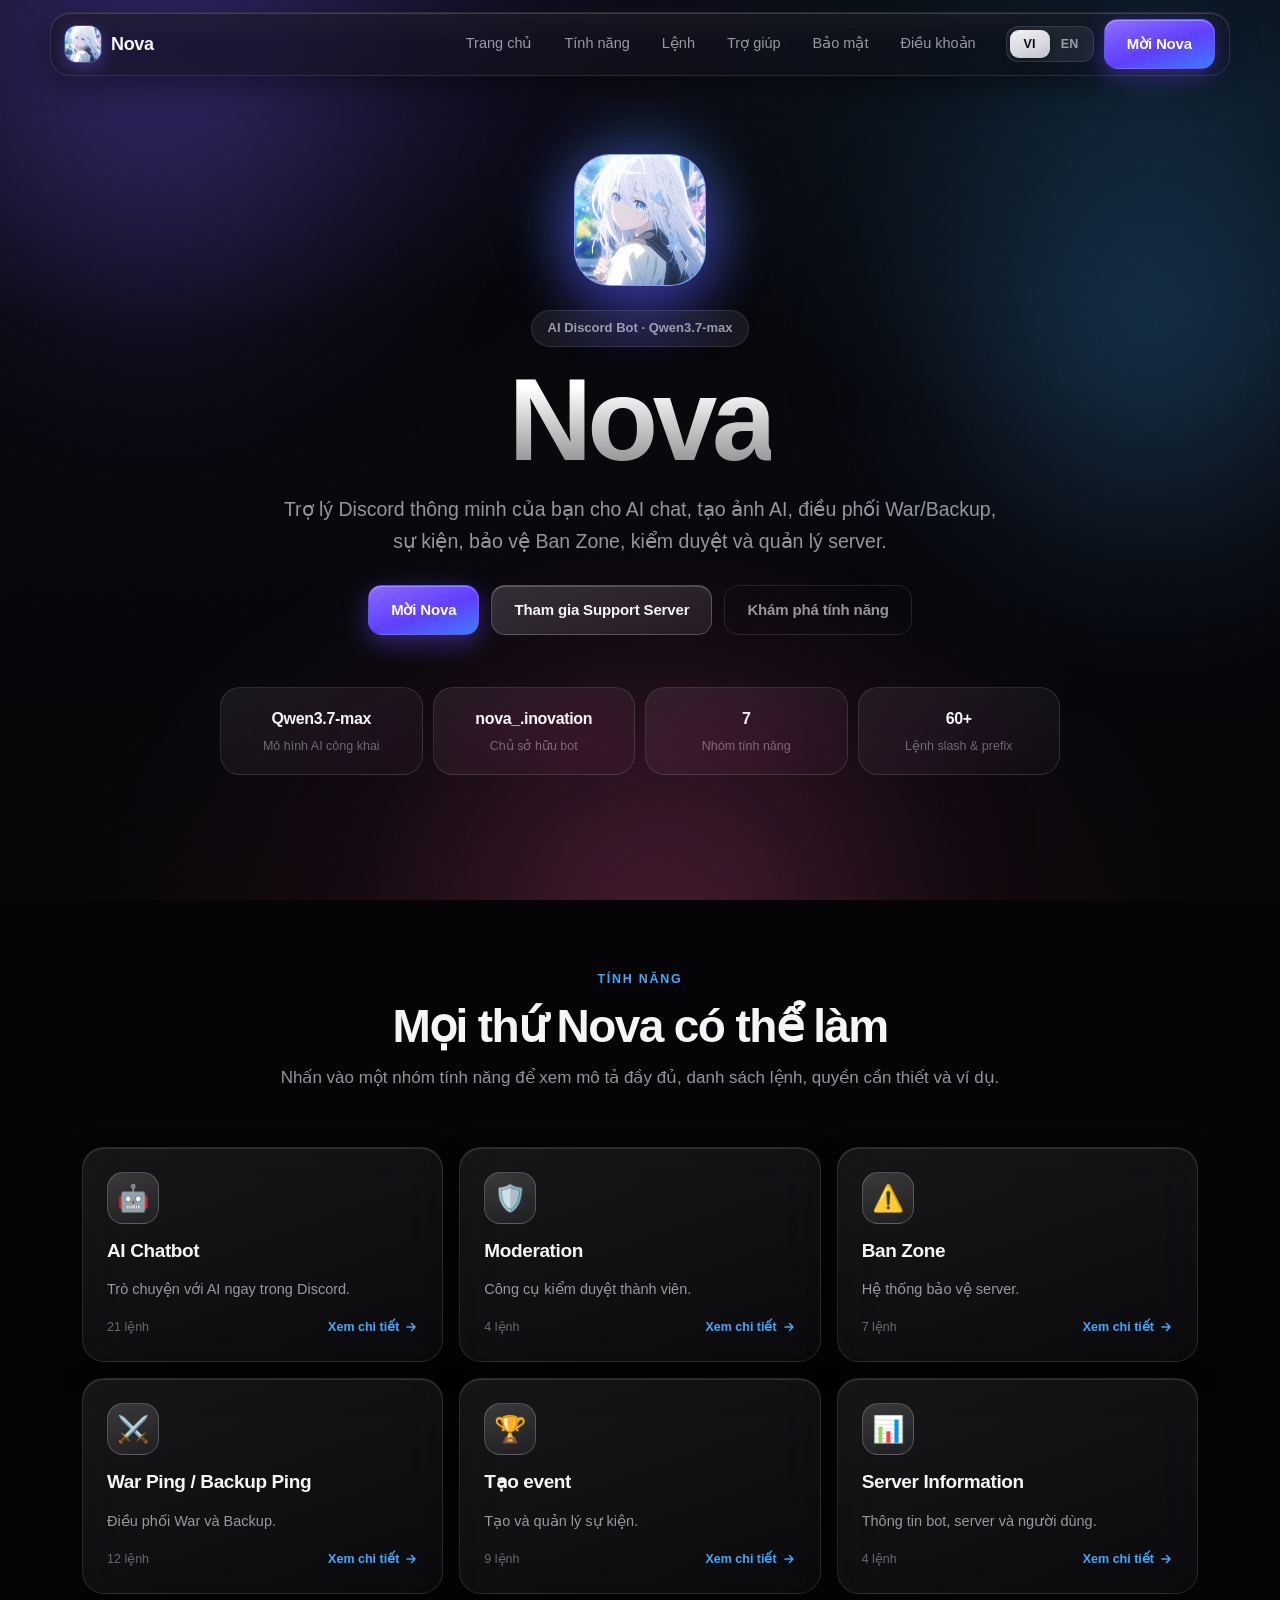
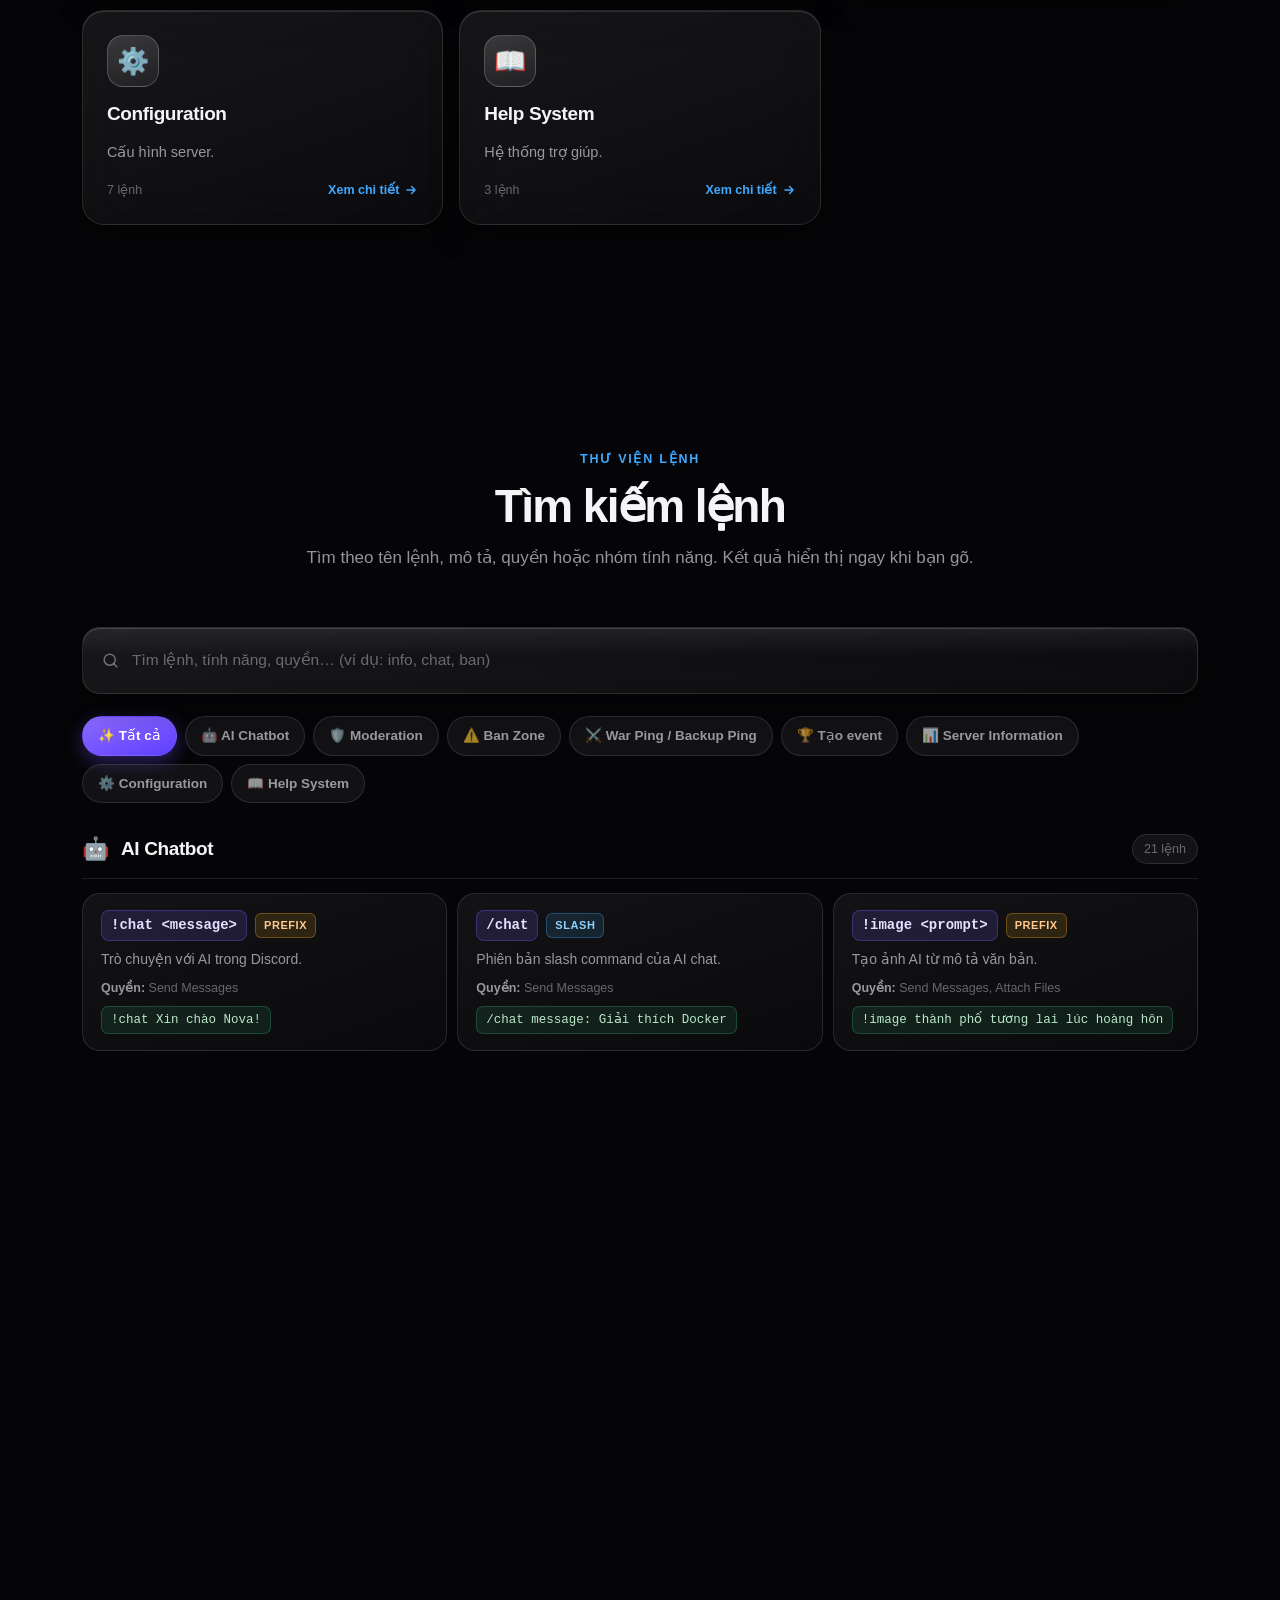
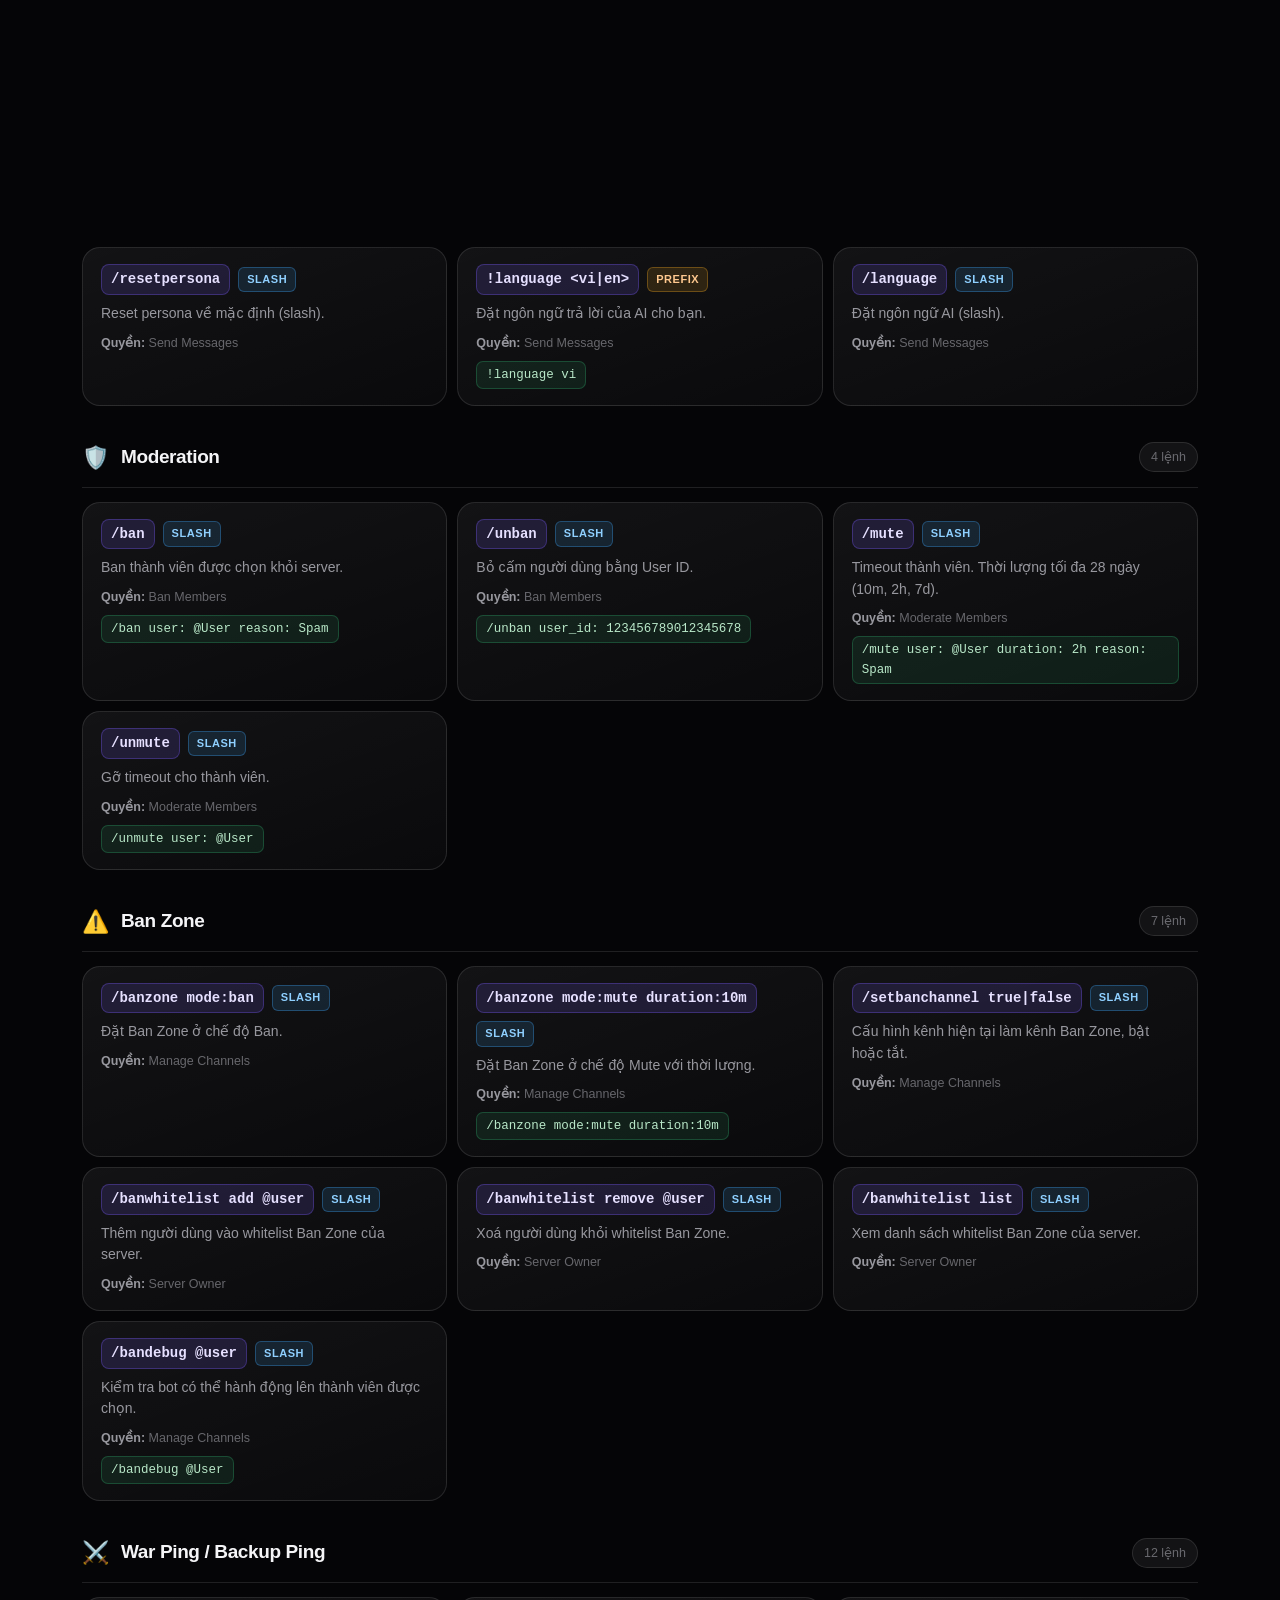
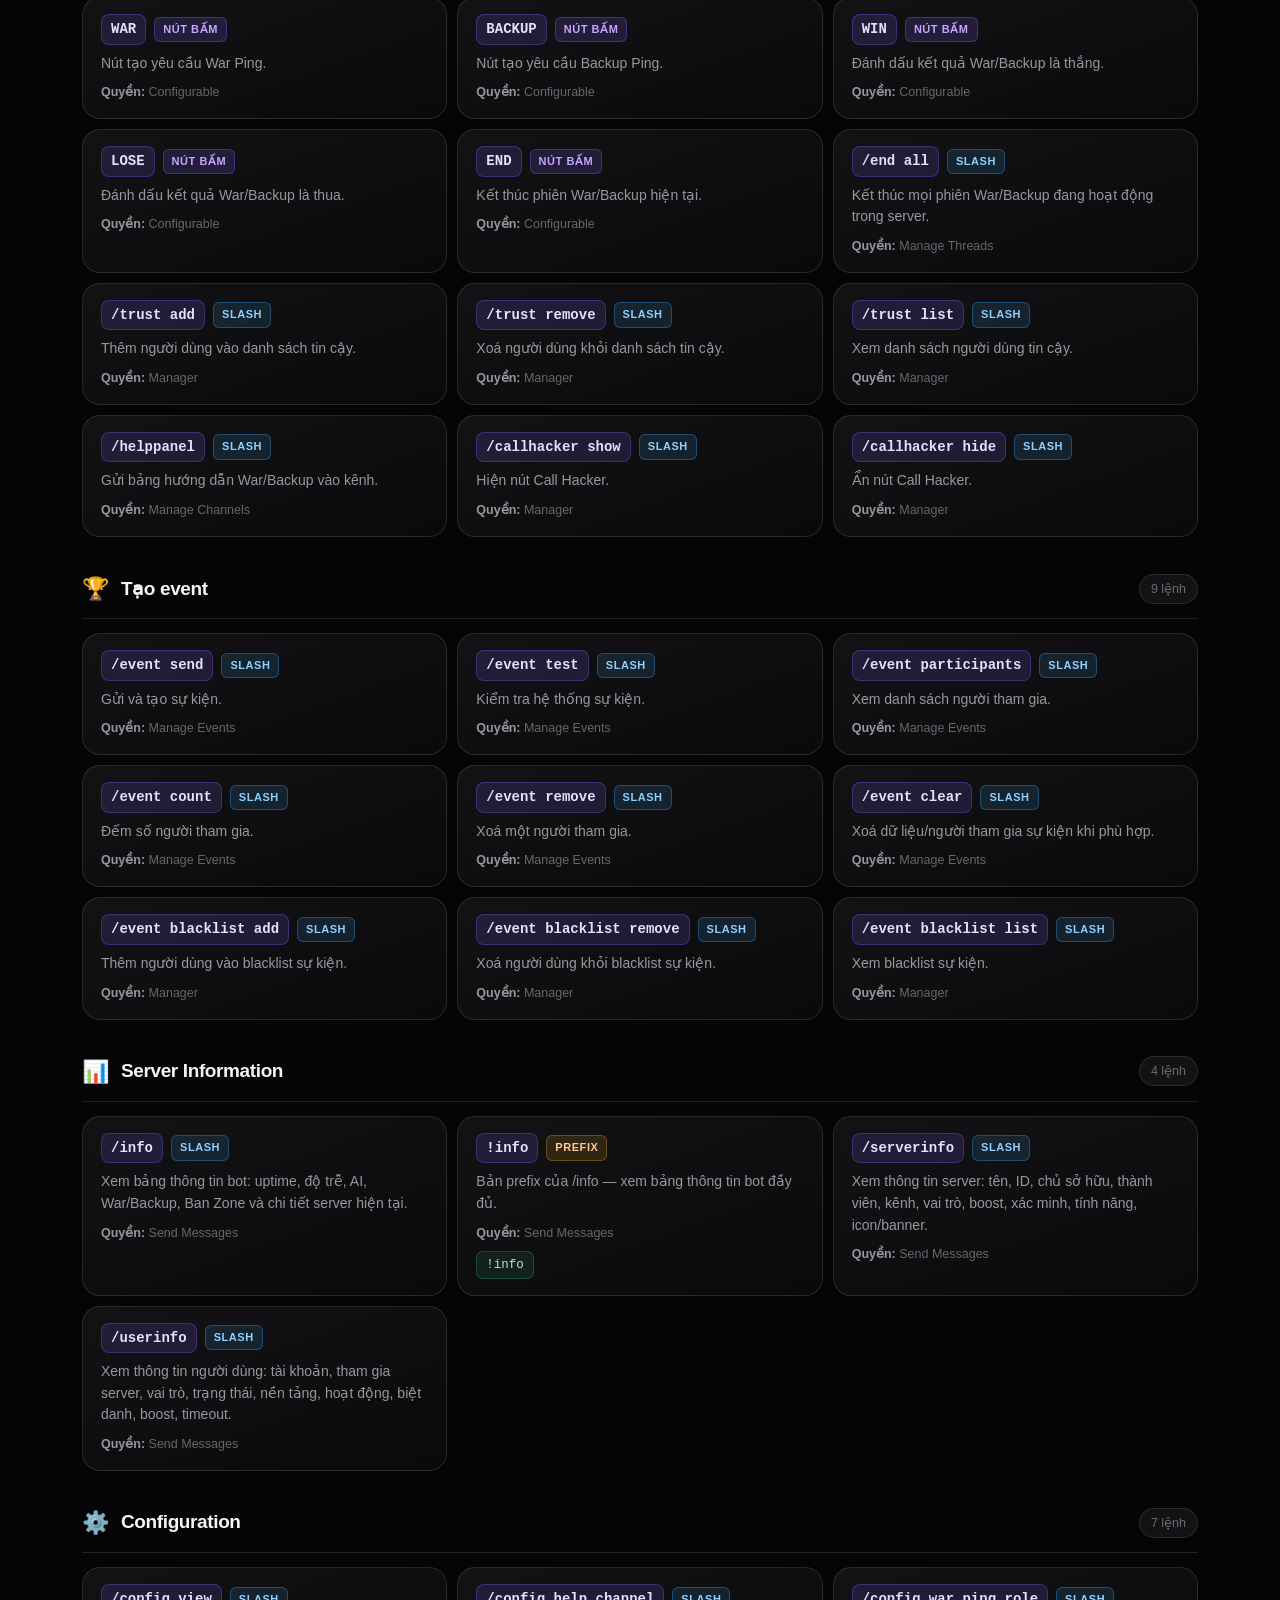
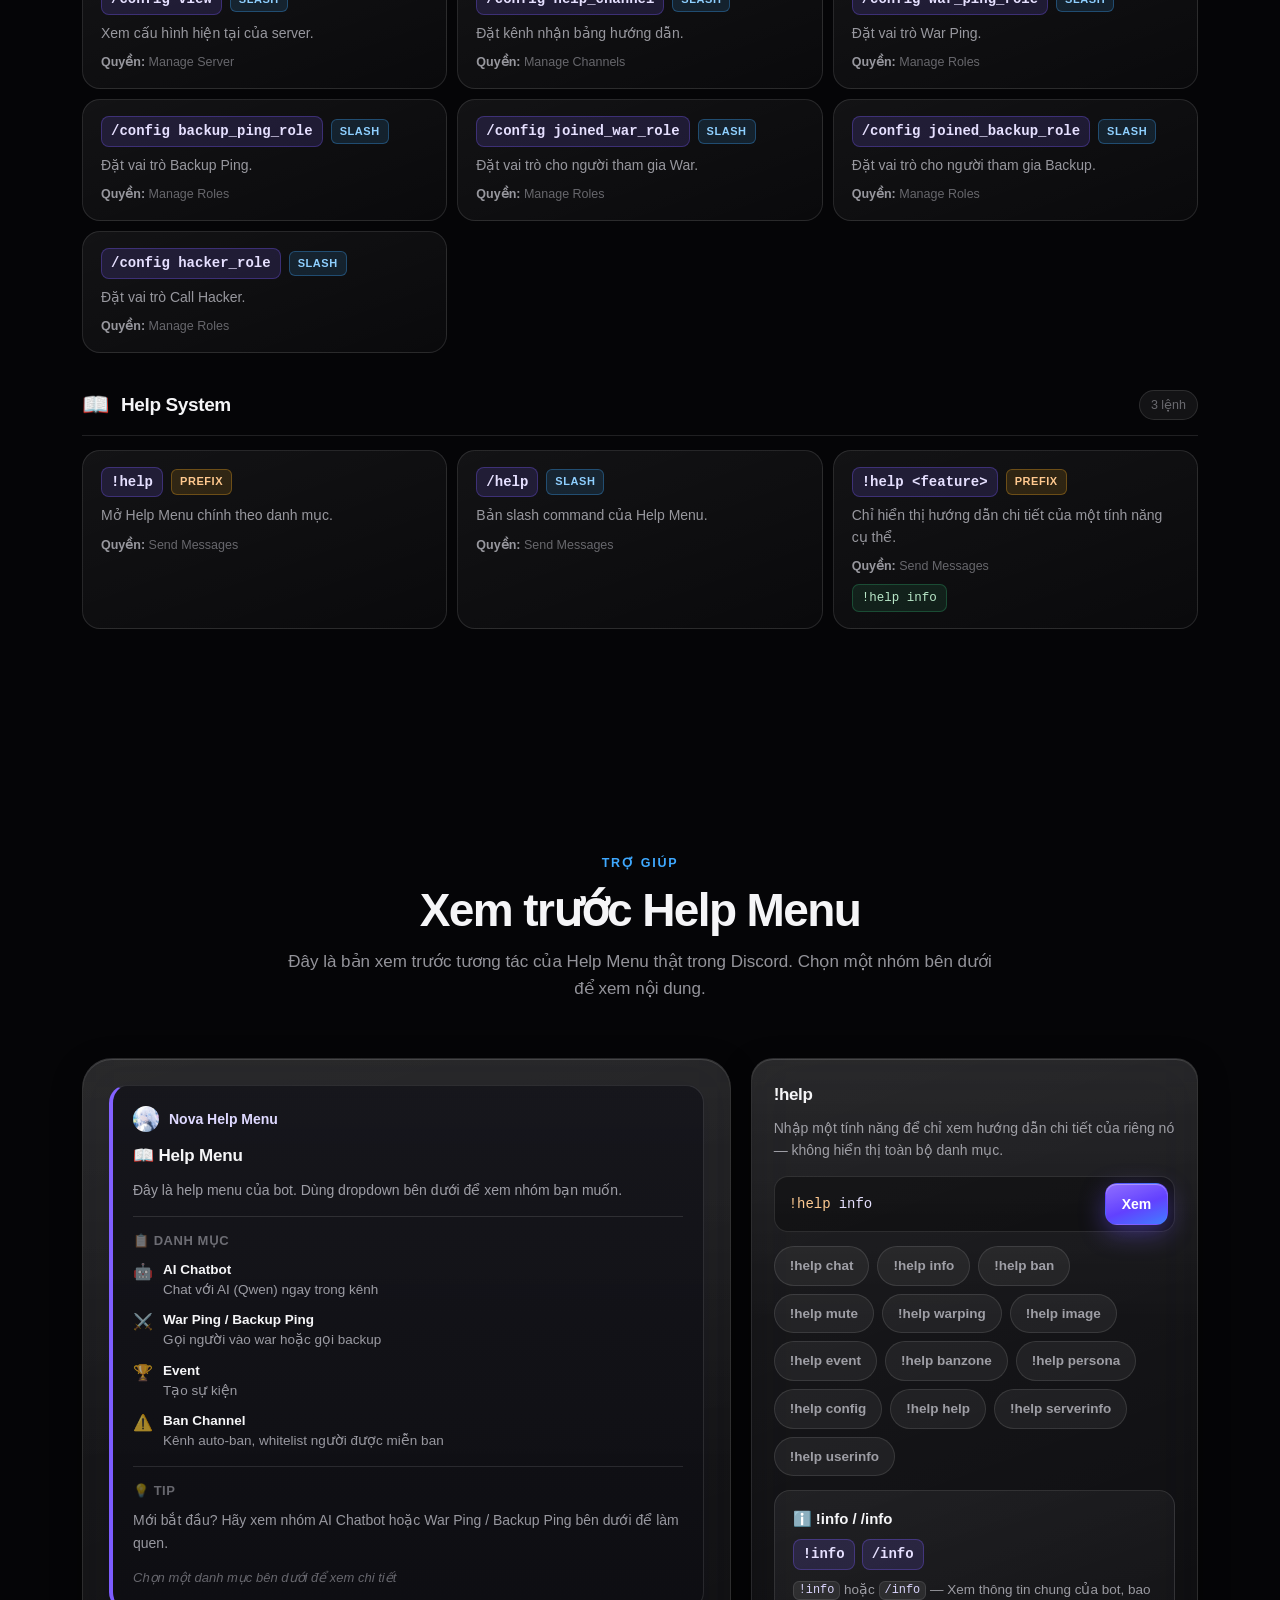
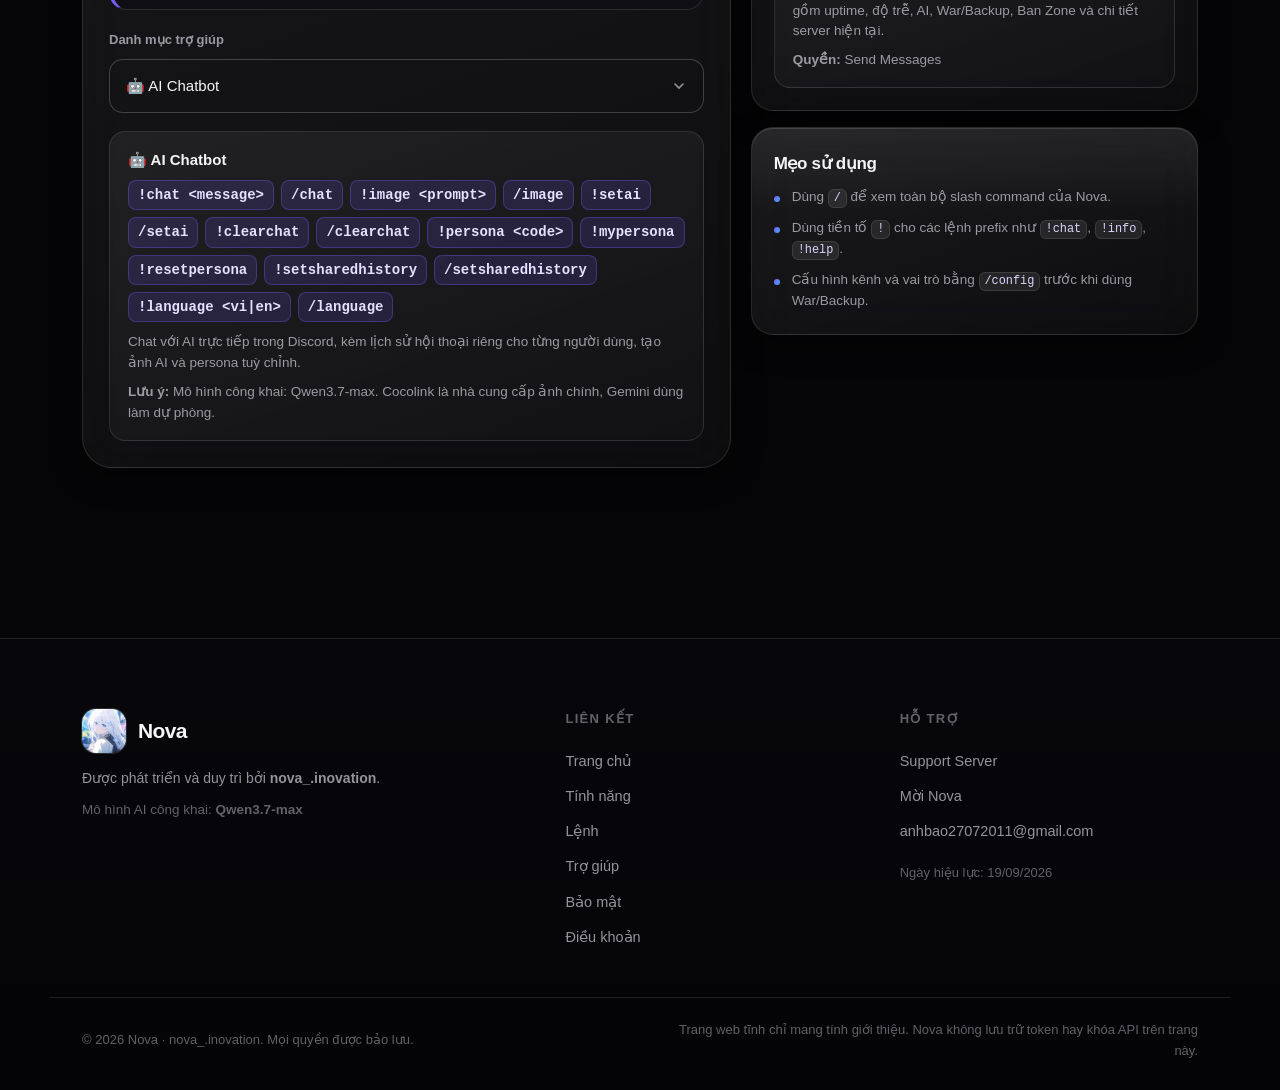
<file: index.html>
<!DOCTYPE html>
<html lang="vi">
<head>
<meta charset="UTF-8">
<meta name="viewport" content="width=device-width, initial-scale=1, viewport-fit=cover">
<title>Nova — AI Discord Bot</title>
<meta name="description" content="Nova is an advanced Discord bot for AI chat, AI image generation, War and Backup coordination, events, Ban Zone protection, moderation, and server management.">
<meta name="theme-color" content="#050507">
<meta name="author" content="nova_.inovation">
<meta property="og:type" content="website">
<meta property="og:site_name" content="Nova">
<meta property="og:title" content="Nova — AI Discord Bot">
<meta property="og:description" content="Nova is an advanced Discord bot for AI chat, AI image generation, War and Backup coordination, events, Ban Zone protection, moderation, and server management.">
<meta property="og:image" content="assets/avatar.png">
<meta name="twitter:card" content="summary_large_image">
<meta name="twitter:title" content="Nova — AI Discord Bot">
<meta name="twitter:description" content="AI chat, AI images, War/Backup coordination, events, Ban Zone protection and moderation for your Discord server.">
<meta name="twitter:image" content="assets/avatar.png">
<link rel="icon" href="assets/favicon.png" type="image/png">
<link rel="apple-touch-icon" href="assets/avatar.png">
<link rel="stylesheet" href="style.css">
</head>
<body data-page="index">

<div class="aurora" aria-hidden="true">
  <span class="aurora-blob a1"></span>
  <span class="aurora-blob a2"></span>
  <span class="aurora-blob a3"></span>
  <span class="aurora-grain"></span>
</div>

<a class="skip-link" href="#main" data-i18n="a11y.skip">Chuyển tới nội dung</a>

<header class="nav" id="nav">
  <div class="nav-inner glass">
    <a class="brand" href="index.html#home" aria-label="Nova">
      <span class="brand-avatar-wrap">
        <img class="brand-avatar" src="assets/avatar.png" alt="Nova avatar" data-avatar>
      </span>
      <span class="brand-name">Nova</span>
    </a>
    <nav class="nav-links" aria-label="Main navigation">
      <a href="index.html#home" data-i18n="nav.home">Trang chủ</a>
      <a href="index.html#features" data-i18n="nav.features">Tính năng</a>
      <a href="index.html#commands" data-i18n="nav.commands">Lệnh</a>
      <a href="index.html#help" data-i18n="nav.help">Trợ giúp</a>
      <a href="privacy-policy.html" data-i18n="nav.privacy">Bảo mật</a>
      <a href="terms-of-service.html" data-i18n="nav.terms">Điều khoản</a>
    </nav>
    <div class="nav-actions">
      <div class="seg" id="langSwitch" role="group" aria-label="Language / Ngôn ngữ">
        <span class="seg-thumb" aria-hidden="true"></span>
        <button type="button" class="seg-btn" data-lang="vi" aria-pressed="true">VI</button>
        <button type="button" class="seg-btn" data-lang="en" aria-pressed="false">EN</button>
      </div>
      <a class="btn btn-primary btn-invite" href="https://discord.com/oauth2/authorize?client_id=1532745879944036523" target="_blank" rel="noopener" data-i18n="nav.invite">Mời Nova</a>
      <button class="hamburger" id="hamburger" type="button" aria-label="Open menu" aria-expanded="false" aria-controls="mobileMenu">
        <span></span><span></span><span></span>
      </button>
    </div>
  </div>
</header>

<div class="mobile-menu glass" id="mobileMenu" hidden>
  <nav aria-label="Mobile navigation">
    <a href="index.html#home" data-i18n="nav.home">Trang chủ</a>
    <a href="index.html#features" data-i18n="nav.features">Tính năng</a>
    <a href="index.html#commands" data-i18n="nav.commands">Lệnh</a>
    <a href="index.html#help" data-i18n="nav.help">Trợ giúp</a>
    <a href="privacy-policy.html" data-i18n="nav.privacy">Bảo mật</a>
    <a href="terms-of-service.html" data-i18n="nav.terms">Điều khoản</a>
  </nav>
  <a class="btn btn-primary btn-block" href="https://discord.com/oauth2/authorize?client_id=1532745879944036523" target="_blank" rel="noopener" data-i18n="nav.invite">Mời Nova</a>
  <a class="btn btn-ghost btn-block" href="https://discord.gg/qkyu3G6WMa" target="_blank" rel="noopener" data-i18n="hero.support">Tham gia Support Server</a>
</div>

<main id="main">

  <section class="hero" id="home">
    <div class="container hero-inner">
      <div class="hero-avatar-wrap">
        <span class="hero-glow" aria-hidden="true"></span>
        <img class="hero-avatar" src="assets/avatar.png" alt="Nova Discord bot avatar" data-avatar>
      </div>
      <span class="pill" data-i18n="hero.badge">AI Discord Bot · Qwen3.7-max</span>
      <h1 class="hero-title">Nova</h1>
      <p class="hero-sub" data-i18n="hero.sub">Trợ lý Discord thông minh của bạn cho AI chat, tạo ảnh AI, điều phối War/Backup, sự kiện, bảo vệ Ban Zone, kiểm duyệt và quản lý server.</p>
      <div class="hero-actions">
        <a class="btn btn-primary" href="https://discord.com/oauth2/authorize?client_id=1532745879944036523" target="_blank" rel="noopener" data-i18n="hero.invite">Mời Nova</a>
        <a class="btn btn-glass" href="https://discord.gg/qkyu3G6WMa" target="_blank" rel="noopener" data-i18n="hero.support">Tham gia Support Server</a>
        <a class="btn btn-ghost" href="#features" data-i18n="hero.explore">Khám phá tính năng</a>
      </div>
      <ul class="hero-stats">
        <li><strong>Qwen3.7-max</strong><span data-i18n="hero.stat1l">Mô hình AI công khai</span></li>
        <li><strong>nova_.inovation</strong><span data-i18n="hero.stat2l">Chủ sở hữu bot</span></li>
        <li><strong>7</strong><span data-i18n="hero.stat3l">Nhóm tính năng</span></li>
        <li><strong>60+</strong><span data-i18n="hero.stat4l">Lệnh slash &amp; prefix</span></li>
      </ul>
    </div>
  </section>

  <section class="section" id="features">
    <div class="container">
      <header class="section-head">
        <span class="kicker" data-i18n="features.kicker">Tính năng</span>
        <h2 data-i18n="features.title">Mọi thứ Nova có thể làm</h2>
        <p data-i18n="features.sub">Nhấn vào một nhóm tính năng để xem mô tả đầy đủ, danh sách lệnh, quyền cần thiết và ví dụ.</p>
      </header>
      <div class="feature-grid" id="featureGrid"></div>
    </div>
  </section>

  <section class="section" id="commands">
    <div class="container">
      <header class="section-head">
        <span class="kicker" data-i18n="commands.kicker">Thư viện lệnh</span>
        <h2 data-i18n="commands.title">Tìm kiếm lệnh</h2>
        <p data-i18n="commands.sub">Tìm theo tên lệnh, mô tả, quyền hoặc nhóm tính năng. Kết quả hiển thị ngay khi bạn gõ.</p>
      </header>
      <div class="search-bar glass">
        <svg class="search-icon" viewBox="0 0 24 24" aria-hidden="true"><circle cx="11" cy="11" r="7"></circle><path d="M20 20l-3.5-3.5"></path></svg>
        <input type="search" id="searchInput" autocomplete="off" data-i18n-placeholder="commands.search" placeholder="Tìm lệnh, tính năng, quyền… (ví dụ: info, chat, ban)">
        <button type="button" class="search-clear" id="searchClear" hidden aria-label="Clear search">×</button>
      </div>
      <div class="chips" id="categoryChips" role="tablist" aria-label="Command categories"></div>
      <div class="command-groups" id="commandGroups"></div>
      <div class="search-results" id="searchResults" hidden></div>
    </div>
  </section>

  <section class="section" id="help">
    <div class="container">
      <header class="section-head">
        <span class="kicker" data-i18n="help.kicker">Trợ giúp</span>
        <h2 data-i18n="help.title">Xem trước Help Menu</h2>
        <p data-i18n="help.sub">Đây là bản xem trước tương tác của Help Menu thật trong Discord. Chọn một nhóm bên dưới để xem nội dung.</p>
      </header>
      <div class="help-layout">
        <div class="discord-preview glass" id="helpPreview">
          <div class="dc-embed">
            <div class="dc-author">
              <img src="assets/avatar.png" alt="Nova" data-avatar>
              <span>Nova Help Menu</span>
            </div>
            <h3 class="dc-title">📖 Help Menu</h3>
            <p class="dc-text" data-i18n="help.embedText">Đây là help menu của bot. Dùng dropdown bên dưới để xem nhóm bạn muốn.</p>
            <div class="dc-divider"></div>
            <p class="dc-field-name">📋 <span data-i18n="help.categories">Danh mục</span></p>
            <ul class="dc-list" id="helpCategoryList"></ul>
            <div class="dc-divider"></div>
            <p class="dc-field-name">💡 Tip</p>
            <p class="dc-text" data-i18n="help.tip">Mới bắt đầu? Hãy xem nhóm AI Chatbot hoặc War Ping / Backup Ping bên dưới để làm quen.</p>
            <p class="dc-footer" data-i18n="help.pick">Chọn một danh mục bên dưới để xem chi tiết</p>
          </div>
          <label class="dc-select-label" for="helpSelect" data-i18n="help.selectLabel">Danh mục trợ giúp</label>
          <select class="dc-select" id="helpSelect">
            <option value="" data-i18n="help.selectPlaceholder">Chọn một mục</option>
          </select>
          <div class="help-output" id="helpOutput"></div>
        </div>
        <aside class="help-side">
          <div class="glass panel">
            <h3 data-i18n="help.cmdTitle">!help &lt;feature&gt;</h3>
            <p data-i18n="help.cmdSub">Nhập một tính năng để chỉ xem hướng dẫn chi tiết của riêng nó — không hiển thị toàn bộ danh mục.</p>
            <form class="help-form" id="helpForm">
              <span class="help-prefix">!help</span>
              <input type="text" id="helpFeatureInput" value="info" autocomplete="off" aria-label="!help feature">
              <button class="btn btn-primary btn-sm" type="submit" data-i18n="help.cmdGo">Xem</button>
            </form>
            <div class="chips chips-sm" id="helpChips"></div>
            <div class="help-feature-output" id="helpFeatureOutput"></div>
          </div>
          <div class="glass panel">
            <h3 data-i18n="help.tipsTitle">Mẹo sử dụng</h3>
            <ul class="tip-list">
              <li data-i18n="help.tip1">Dùng <code>/</code> để xem toàn bộ slash command của Nova.</li>
              <li data-i18n="help.tip2">Dùng tiền tố <code>!</code> cho các lệnh prefix như <code>!chat</code>, <code>!info</code>, <code>!help</code>.</li>
              <li data-i18n="help.tip3">Cấu hình kênh và vai trò bằng <code>/config</code> trước khi dùng War/Backup.</li>
            </ul>
          </div>
        </aside>
      </div>
    </div>
  </section>

</main>

<footer class="footer">
  <div class="container footer-grid">
    <div class="footer-brand">
      <div class="footer-brand-top">
        <img src="assets/avatar.png" alt="Nova" data-avatar>
        <span>Nova</span>
      </div>
      <p data-i18n="footer.owned">Được phát triển và duy trì bởi <strong>nova_.inovation</strong>.</p>
      <p class="footer-ai"><span data-i18n="footer.model">Mô hình AI công khai</span>: <strong>Qwen3.7-max</strong></p>
    </div>
    <nav class="footer-col" aria-label="Footer navigation">
      <h4 data-i18n="footer.links">Liên kết</h4>
      <a href="index.html#home" data-i18n="nav.home">Trang chủ</a>
      <a href="index.html#features" data-i18n="nav.features">Tính năng</a>
      <a href="index.html#commands" data-i18n="nav.commands">Lệnh</a>
      <a href="index.html#help" data-i18n="nav.help">Trợ giúp</a>
      <a href="privacy-policy.html" data-i18n="nav.privacy">Bảo mật</a>
      <a href="terms-of-service.html" data-i18n="nav.terms">Điều khoản</a>
    </nav>
    <div class="footer-col">
      <h4 data-i18n="footer.supportTitle">Hỗ trợ</h4>
      <a href="https://discord.gg/qkyu3G6WMa" target="_blank" rel="noopener" data-i18n="footer.supportLink">Support Server</a>
      <a href="https://discord.com/oauth2/authorize?client_id=1532745879944036523" target="_blank" rel="noopener" data-i18n="footer.inviteLink">Mời Nova</a>
      <a href="mailto:anhbao27072011@gmail.com">anhbao27072011@gmail.com</a>
      <p class="footer-date"><span data-i18n="footer.effective">Ngày hiệu lực</span>: 19/09/2026</p>
    </div>
  </div>
  <div class="container footer-bottom">
    <p>© <span id="year">2026</span> Nova · nova_.inovation. <span data-i18n="footer.rights">Mọi quyền được bảo lưu.</span></p>
    <p class="footer-note" data-i18n="footer.note">Trang web tĩnh chỉ mang tính giới thiệu. Nova không lưu trữ token hay khóa API trên trang này.</p>
  </div>
</footer>

<div class="modal" id="modal" role="dialog" aria-modal="true" aria-labelledby="modalTitle" hidden>
  <div class="modal-backdrop" data-close-modal></div>
  <div class="modal-panel glass" role="document" tabindex="-1">
    <button class="modal-close" type="button" data-close-modal aria-label="Close">×</button>
    <div class="modal-body" id="modalBody"></div>
  </div>
</div>

<script src="script.js"></script>
</body>
</html>
</file>
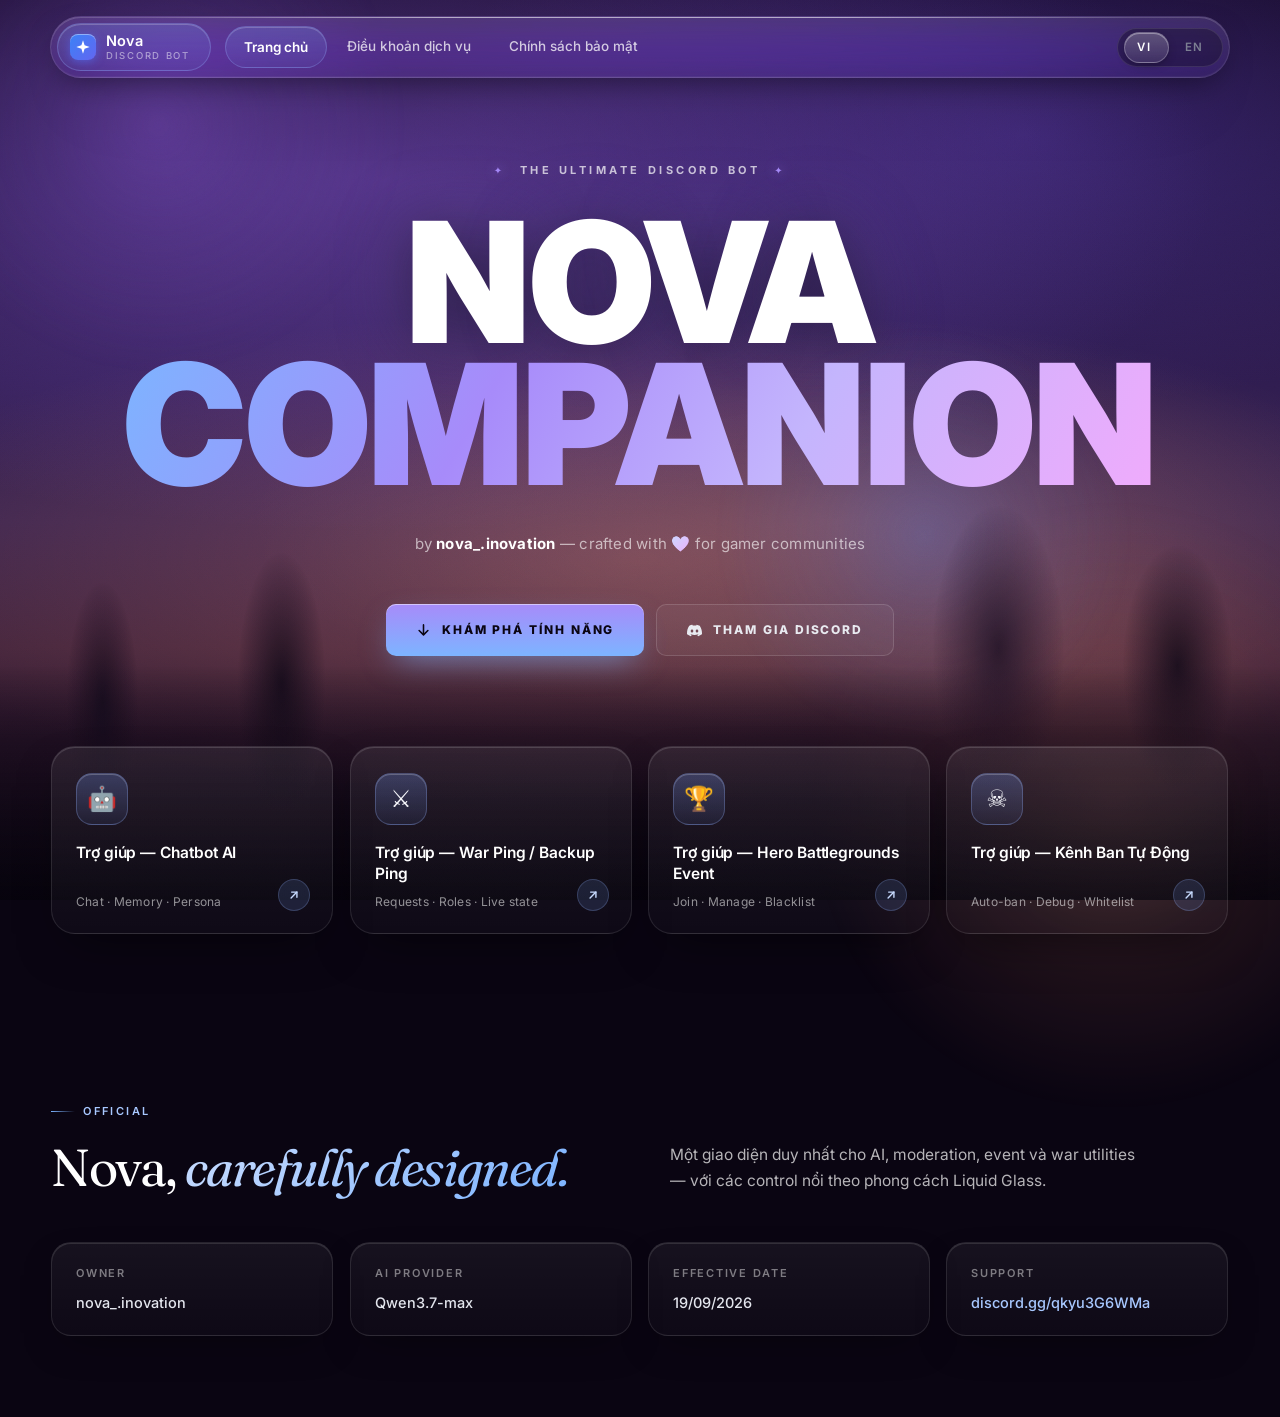
<file: Home.html>
<!DOCTYPE html>
<html lang="vi">
<head>
<meta charset="UTF-8">
<meta name="viewport" content="width=device-width,initial-scale=1,viewport-fit=cover">
<meta name="theme-color" content="#0a0512">
<title>Nova — An intelligent companion</title>
<link rel="preconnect" href="https://fonts.googleapis.com">
<link rel="preconnect" href="https://fonts.gstatic.com" crossorigin>
<link href="https://fonts.googleapis.com/css2?family=Fraunces:ital,opsz,wght@0,9..144,300..900;1,9..144,300..900&family=Inter:wght@400;500;600;700;800;900&display=swap" rel="stylesheet">
<style>
:root{
  --fg:#f5f6fa;--muted:#b6b9c8;--dim:#7c7f92;
  --line:rgba(255,255,255,.10);--line-soft:rgba(255,255,255,.06);
  --shadow-lg:0 30px 80px -30px rgba(0,0,0,.7),0 12px 32px -12px rgba(0,0,0,.5);
  --ease:cubic-bezier(.32,.72,0,1);
  --ease-out:cubic-bezier(.16,1,.3,1);
  --ease-spring:cubic-bezier(.34,1.56,.64,1);
}
*,*::before,*::after{box-sizing:border-box;margin:0;padding:0}
html{scroll-behavior:smooth;-webkit-text-size-adjust:100%}
img,svg{display:block;max-width:100%}
body{
  font-family:'Inter',-apple-system,BlinkMacSystemFont,system-ui,sans-serif;
  color:var(--fg);background:#0a0512;min-height:100vh;overflow-x:hidden;
  -webkit-font-smoothing:antialiased;line-height:1.5;position:relative;
}
button{font:inherit;color:inherit;background:none;border:none;cursor:pointer}
a{color:inherit;text-decoration:none}
h1,h2,h3{font-family:'Fraunces',Georgia,serif;font-weight:400;letter-spacing:-.02em;line-height:1.1;color:#fff;font-optical-sizing:auto}

/* ============ BACKGROUND ============ */
.bg-layer{position:fixed;inset:0;z-index:-4;pointer-events:none;
  background:
    radial-gradient(ellipse 90% 40% at 50% 62%, rgba(255,150,120,.26), transparent 70%),
    radial-gradient(ellipse 70% 35% at 65% 58%, rgba(255,190,140,.16), transparent 65%),
    radial-gradient(ellipse 100% 60% at 30% 20%, rgba(140,90,220,.48), transparent 65%),
    radial-gradient(ellipse 80% 50% at 80% 15%, rgba(90,60,180,.42), transparent 60%),
    linear-gradient(180deg,#150a26 0%,#23153f 22%,#2f1c50 42%,#3d254f 58%,#43243c 72%,#2a1529 86%,#0f0818 100%)}
/* Bỏ bgHue filter toàn trang — chỉ tĩnh */
.bg-orb{position:fixed;border-radius:50%;pointer-events:none;z-index:-3;opacity:.55;
  will-change:transform;transform:translate3d(0,0,0);
  /* Dùng radial-gradient mềm thay vì filter blur(90px) — nhanh hơn ~10x */
}
.bg-orb.o1{width:520px;height:520px;top:-15%;left:-8%;
  background:radial-gradient(circle, rgba(140,90,220,.6) 0%, rgba(140,90,220,.25) 30%, transparent 68%);
  animation:float1 24s ease-in-out infinite}
.bg-orb.o2{width:640px;height:640px;bottom:-25%;right:-12%;
  background:radial-gradient(circle, rgba(255,150,120,.45) 0%, rgba(255,150,120,.18) 32%, transparent 68%);
  animation:float2 30s ease-in-out infinite}
.bg-orb.o3{width:440px;height:440px;top:35%;left:55%;
  background:radial-gradient(circle, rgba(90,140,255,.45) 0%, rgba(90,140,255,.18) 32%, transparent 68%);
  animation:float3 36s ease-in-out infinite}
@keyframes float1{0%,100%{transform:translate3d(0,0,0) scale(1)}33%{transform:translate3d(70px,50px,0) scale(1.12)}66%{transform:translate3d(-40px,90px,0) scale(.96)}}
@keyframes float2{0%,100%{transform:translate3d(0,0,0) scale(1)}50%{transform:translate3d(-90px,-50px,0) scale(.92)}}
@keyframes float3{0%,100%{transform:translate3d(-50%,-50%,0) scale(1)}50%{transform:translate3d(-30%,-40%,0) scale(1.2)}}
.silhouette{position:fixed;inset:0;z-index:-2;pointer-events:none;
  background-image:
    radial-gradient(ellipse 60px 200px at 8% 78%, rgba(15,8,24,.85), transparent 60%),
    radial-gradient(ellipse 80px 240px at 22% 76%, rgba(10,6,20,.85), transparent 55%),
    radial-gradient(ellipse 120px 260px at 78% 72%, rgba(20,10,30,.8), transparent 55%),
    radial-gradient(ellipse 100px 220px at 92% 74%, rgba(10,6,20,.85), transparent 55%),
    linear-gradient(180deg,transparent 74%,rgba(8,4,16,.5) 82%,rgba(5,3,10,.9) 100%);
  opacity:.9}
.grain{position:fixed;inset:0;z-index:1;pointer-events:none;opacity:.045;mix-blend-mode:overlay;
  background-image:url("data:image/svg+xml;utf8,<svg xmlns='http://www.w3.org/2000/svg' width='220' height='220'><filter id='n'><feTurbulence type='fractalNoise' baseFrequency='.9' numOctaves='2' stitchTiles='stitch'/></filter><rect width='100%25' height='100%25' filter='url(%23n)'/></svg>")}

/* Particles — bỏ box-shadow, giảm số lượng */
.particles{position:fixed;inset:0;z-index:-1;pointer-events:none;overflow:hidden;contain:strict}
.particle{position:absolute;border-radius:50%;background:rgba(200,220,255,.65);
  animation:floatUp linear infinite;opacity:0;will-change:transform,opacity;
  transform:translate3d(0,0,0)}
@keyframes floatUp{
  0%{transform:translate3d(0,0,0);opacity:0}
  10%{opacity:.7}
  50%{opacity:.5}
  90%{opacity:.3}
  100%{transform:translate3d(15px,-110vh,0);opacity:0}
}

/* ============ GLASS — giảm blur ============ */
.glass{background:linear-gradient(180deg,rgba(255,255,255,.11),rgba(255,255,255,.04));
  backdrop-filter:blur(18px) saturate(160%);-webkit-backdrop-filter:blur(18px) saturate(160%);
  border:1px solid var(--line);
  box-shadow:var(--shadow-lg),inset 0 1px 0 rgba(255,255,255,.16),inset 0 -1px 0 rgba(255,255,255,.04);
  position:relative}
.glass::before{content:'';position:absolute;top:0;left:8%;right:8%;height:1px;
  background:linear-gradient(90deg,transparent,rgba(255,255,255,.5) 30%,rgba(255,255,255,.5) 70%,transparent);pointer-events:none}

/* ============ TOPBAR ============ */
.topbar{position:fixed;top:16px;left:50%;transform:translateX(-50%);z-index:50;
  display:flex;align-items:center;gap:6px;padding:6px;border-radius:100px;
  width:min(1180px,calc(100vw - 32px));
  animation:slideDown .9s var(--ease-out) both}
@keyframes slideDown{from{opacity:0;transform:translate3d(-50%,-24px,0)}to{opacity:1;transform:translate3d(-50%,0,0)}}
.brand-chip{display:flex;align-items:center;gap:10px;padding:9px 20px 9px 12px;border-radius:100px;
  background:linear-gradient(180deg,rgba(120,160,255,.22),rgba(120,160,255,.08));
  border:1px solid rgba(150,180,255,.28);box-shadow:inset 0 1px 0 rgba(255,255,255,.2);
  font-weight:600;font-size:14.5px;flex-shrink:0;transition:transform .3s var(--ease-spring)}
.brand-chip:hover{transform:scale(1.04)}
.brand-star{width:26px;height:26px;border-radius:8px;flex-shrink:0;display:flex;align-items:center;justify-content:center;
  background:linear-gradient(135deg,#3b82f6,#6366f1);
  box-shadow:0 2px 8px rgba(80,120,255,.5),inset 0 1px 0 rgba(255,255,255,.4)}
.brand-star svg{width:16px;height:16px;color:#fff;transition:transform .6s var(--ease-spring)}
.brand-chip:hover .brand-star svg{transform:rotate(360deg)}
.brand-text{display:flex;flex-direction:column;line-height:1.1}
.brand-name{font-weight:600;font-size:14.5px;color:#fff}
.brand-sub{font-size:9.5px;font-weight:500;letter-spacing:.18em;color:rgba(255,255,255,.5);text-transform:uppercase;margin-top:2px}
.tabs{display:flex;gap:2px;flex:1;padding-left:8px}
.tab{padding:10px 18px;border-radius:100px;font-size:13.5px;font-weight:500;color:rgba(255,255,255,.75);
  transition:color .3s,background .3s;white-space:nowrap}
.tab:hover{color:#fff;background:rgba(255,255,255,.06)}
.tab.active{color:#fff;background:linear-gradient(180deg,rgba(120,160,255,.22),rgba(120,160,255,.08));
  border:1px solid rgba(150,180,255,.28);box-shadow:inset 0 1px 0 rgba(255,255,255,.2);font-weight:600}
.lang-seg{display:inline-flex;gap:2px;padding:3px;border-radius:100px;background:rgba(0,0,0,.28);
  border:1px solid rgba(255,255,255,.1);position:relative;flex-shrink:0}
.lang-pill{position:absolute;top:3px;bottom:3px;border-radius:100px;
  background:linear-gradient(180deg,rgba(255,255,255,.24),rgba(255,255,255,.10));
  border:1px solid rgba(255,255,255,.24);
  box-shadow:0 3px 10px -2px rgba(0,0,0,.4),inset 0 1px 0 rgba(255,255,255,.35);
  transition:transform .45s var(--ease-spring),width .45s var(--ease-spring);z-index:1;
  will-change:transform,width}
.lang-btn{position:relative;z-index:2;padding:7px 16px;border-radius:100px;
  font-size:11.5px;font-weight:600;letter-spacing:.1em;color:var(--dim);transition:color .3s}
.lang-btn.active{color:#fff}
@media(max-width:820px){.tabs{display:none}.brand-chip{flex:1;justify-content:flex-start}}

/* ============ PAGE WRAPPER ============ */
.page{transition:filter .5s var(--ease-out),transform .5s var(--ease-out);transform-origin:center top}
.page.blurred{filter:blur(14px) saturate(.8);transform:scale(.985);pointer-events:none}
.page-dim{position:fixed;inset:0;z-index:99;background:rgba(5,2,12,.6);opacity:0;
  pointer-events:none;transition:opacity .4s var(--ease-out)}
.page-dim.active{opacity:1;pointer-events:auto}

/* ============ HERO ============ */
.hero{
  padding: clamp(150px, 18vh, 200px) 24px clamp(70px, 10vh, 120px);
  text-align: center;position: relative;z-index: 2;
  max-width: 1100px;margin: 0 auto;
}
.hero-inner{display: flex;flex-direction: column;align-items: center;}

.hero-badge{
  display: inline-flex;align-items: center;gap: 14px;
  font-size: 11px;font-weight: 700;letter-spacing: .32em;text-transform: uppercase;
  color: rgba(255,255,255,.72);margin-bottom: 32px;padding: 0;
  animation:fadeUp .9s .15s var(--ease-out) both}
@keyframes fadeUp{from{opacity:0;transform:translate3d(0,20px,0)}to{opacity:1;transform:translate3d(0,0,0)}}
.badge-dot{color: #a78bfa;font-size: 10px;line-height: 1;text-shadow: 0 0 12px rgba(167,139,250,.9);
  animation: badgePulse 3s ease-in-out infinite;display:inline-block}
.badge-dot:last-child{animation-delay:1.5s}
@keyframes badgePulse{
  0%,100%{opacity:.5;transform:scale(.85) rotate(0deg)}
  50%{opacity:1;transform:scale(1.3) rotate(180deg)}
}

.hero-title{
  display: flex;flex-direction: column;align-items: center;gap: 0;margin: 0;
  font-family: 'Inter', -apple-system, BlinkMacSystemFont, sans-serif;
  font-weight: 900;letter-spacing: -.055em;line-height: .85;text-transform: uppercase;
  margin-bottom: 36px;
}
.title-1{
  display: block;font-size: clamp(72px, 14vw, 168px);color: #fff;
  text-shadow: 0 4px 60px rgba(0,0,0,.5), 0 0 80px rgba(167,139,250,.25);
  animation:titleIn 1.1s .25s var(--ease-out) both;
}
.title-2{
  display: block;font-size: clamp(72px, 14vw, 168px);
  background: linear-gradient(120deg,#7db4ff 0%,#a78bfa 35%,#c4b5fd 65%,#f0abfc 100%);
  -webkit-background-clip: text;background-clip: text;-webkit-text-fill-color: transparent;
  filter: drop-shadow(0 8px 50px rgba(125,180,255,.45));
  animation:titleIn 1.1s .4s var(--ease-out) both;
}
/* Bỏ shimmer trên text — nặng, không cần thiết */
@keyframes titleIn{
  0%{opacity:0;transform:translate3d(0,50px,0) scale(.92);filter:blur(20px)}
  60%{filter:blur(4px)}
  100%{opacity:1;transform:translate3d(0,0,0) scale(1);filter:blur(0)}
}

.hero-sub{
  font-size: clamp(13px, 1.5vw, 15px);color: rgba(255,255,255,.62);
  letter-spacing: .015em;margin-bottom: 48px;max-width: 620px;line-height: 1.6;font-weight: 400;
  animation:fadeUp .9s .6s var(--ease-out) both;
}
.hero-sub strong{color: #fff;font-weight: 700}
.hero-sub .accent{
  background: linear-gradient(135deg,#c8dcff,#f0abfc);
  -webkit-background-clip: text;background-clip: text;-webkit-text-fill-color: transparent;font-weight: 700;
  display: inline-block;animation:heartbeat 1.6s ease-in-out infinite}
@keyframes heartbeat{
  0%,100%{transform:scale(1)}
  15%{transform:scale(1.2)}
  30%{transform:scale(1)}
  45%{transform:scale(1.15)}
}

.hero-actions{
  display: flex;gap: 12px;justify-content: center;flex-wrap: wrap;
  animation:fadeUp .9s .75s var(--ease-out) both;
}
.hero-btn{
  position:relative;display: inline-flex;align-items: center;gap: 11px;
  padding: 16px 30px;border-radius: 10px;
  font-size: 12px;font-weight: 800;letter-spacing: .16em;text-transform: uppercase;
  transition: transform .3s var(--ease-spring), box-shadow .3s, background .3s, border-color .3s;
  cursor: pointer;white-space: nowrap;overflow:hidden;
}
.hero-btn::before{
  content:'';position:absolute;top:50%;left:50%;width:0;height:0;border-radius:50%;
  background:radial-gradient(circle,rgba(255,255,255,.4),transparent 70%);
  transform:translate(-50%,-50%);transition:width .6s ease,height .6s ease;pointer-events:none;
}
.hero-btn:hover::before{width:400px;height:400px}
.hero-btn svg{width: 15px;height: 15px;flex-shrink: 0;position:relative;z-index:2;transition:transform .4s var(--ease-spring)}
.hero-btn > span{position:relative;z-index:2}
.hero-btn:hover svg{transform:scale(1.15) rotate(-8deg)}
.hero-btn-primary{
  background: linear-gradient(180deg, #a78bfa 0%, #7db4ff 100%);
  color: #0a0512;border: none;
  box-shadow: 0 12px 32px -10px rgba(125,180,255,.65), inset 0 1px 0 rgba(255,255,255,.5);
}
.hero-btn-primary:hover{
  transform: translate3d(0,-3px,0) scale(1.02);
  box-shadow: 0 22px 50px -10px rgba(125,180,255,.9), inset 0 1px 0 rgba(255,255,255,.6);
}
.hero-btn-primary:active{transform: translate3d(0,-1px,0) scale(.99)}
.hero-btn-secondary{
  background: rgba(255,255,255,.045);color: #e8eaf0;
  border: 1px solid rgba(255,255,255,.14);
  backdrop-filter: blur(10px);-webkit-backdrop-filter: blur(10px);
}
.hero-btn-secondary:hover{
  background: rgba(255,255,255,.1);border-color: rgba(255,255,255,.28);
  transform: translate3d(0,-3px,0);
  box-shadow: 0 16px 40px -12px rgba(0,0,0,.5);
}
.hero-btn-secondary:active{transform: translate3d(0,-1px,0)}

@media(max-width:520px){
  .hero-btn{padding: 14px 22px; font-size: 11px; letter-spacing: .12em;}
  .hero-actions{flex-direction: column; width: 100%; max-width: 320px;}
  .hero-btn{justify-content: center;}
}

/* ============ CARDS ============ */
.cards{display:grid;grid-template-columns:repeat(4,1fr);gap:16px;
  margin: 0 auto 100px; max-width: 1400px; padding: 0 clamp(20px,4vw,72px);
  position:relative;z-index:2}
@media(max-width:1000px){.cards{grid-template-columns:repeat(2,1fr)}}
@media(max-width:560px){.cards{grid-template-columns:1fr}}

.card{position:relative;padding:26px 24px 22px;border-radius:24px;text-align:left;
  background:linear-gradient(180deg,rgba(255,255,255,.075),rgba(255,255,255,.025));
  border:1px solid var(--line);
  box-shadow:0 20px 50px -20px rgba(0,0,0,.6),inset 0 1px 0 rgba(255,255,255,.15);
  overflow:hidden;isolation:isolate;contain:layout style paint;
  transition:transform .5s var(--ease),box-shadow .5s var(--ease),border-color .4s;
  cursor:pointer;will-change:transform;
  animation:cardIn .9s var(--ease-out) both}
.card:nth-child(1){animation-delay:.9s}
.card:nth-child(2){animation-delay:1.02s}
.card:nth-child(3){animation-delay:1.14s}
.card:nth-child(4){animation-delay:1.26s}
@keyframes cardIn{
  0%{opacity:0;transform:translate3d(0,40px,0) scale(.94);filter:blur(6px)}
  100%{opacity:1;transform:translate3d(0,0,0) scale(1);filter:blur(0)}
}
.card::before{
  content:'';position:absolute;inset:0;border-radius:inherit;pointer-events:none;
  background:radial-gradient(400px circle at var(--mx,50%) var(--my,50%),rgba(140,180,255,.22),transparent 60%);
  opacity:0;transition:opacity .4s;z-index:1}
.card:hover::before{opacity:1}
.card::after{
  content:'';position:absolute;top:0;left:-100%;width:100%;height:100%;pointer-events:none;
  background:linear-gradient(105deg,transparent 40%,rgba(255,255,255,.14) 50%,transparent 60%);
  transition:left .9s var(--ease-out);z-index:2}
.card:hover::after{left:100%}
.card:hover{transform:translate3d(0,-8px,0) scale(1.02);
  border-color:rgba(150,180,255,.4);
  box-shadow:0 34px 70px -20px rgba(80,120,255,.45),
    inset 0 1px 0 rgba(255,255,255,.28)}
.card:active{transform:translate3d(0,-4px,0) scale(.99)}
.card > *{position:relative;z-index:3}

.card-icon{width:52px;height:52px;border-radius:16px;display:flex;align-items:center;justify-content:center;
  background:linear-gradient(180deg,rgba(120,160,255,.25),rgba(120,160,255,.08));
  border:1px solid rgba(150,180,255,.28);
  box-shadow:inset 0 1px 0 rgba(255,255,255,.22);
  font-size:24px;margin-bottom:18px;
  transition:transform .6s var(--ease-spring)}
.card:hover .card-icon{transform:scale(1.15) rotate(-8deg) translateY(-3px)}

.card h3{font-family:'Inter',sans-serif;font-size:15.5px;font-weight:600;color:#fff;
  letter-spacing:-.005em;line-height:1.35;margin-bottom:8px;min-height:42px;
  transition:color .3s}
.card:hover h3{color:#e8f0ff}
.card p{font-size:12px;color:rgba(255,255,255,.55);letter-spacing:.02em;transition:color .3s}
.card:hover p{color:rgba(255,255,255,.75)}
.card-arrow{position:absolute;bottom:22px;right:22px;width:32px;height:32px;border-radius:50%;
  display:flex;align-items:center;justify-content:center;
  background:rgba(120,160,255,.14);border:1px solid rgba(150,180,255,.22);
  color:#c8dcff;transition:all .5s var(--ease-spring);z-index:4}
.card:hover .card-arrow{background:rgba(120,160,255,.35);transform:translateX(4px) rotate(-45deg) scale(1.1)}
.card-arrow svg{width:14px;height:14px}

/* ============ "CAREFULLY DESIGNED" ============ */
.designed{padding:60px clamp(20px,4vw,72px) 80px;max-width:1400px;margin:0 auto;position:relative;z-index:2}
.designed-head{display:grid;grid-template-columns:1fr 1fr;gap:60px;align-items:end;margin-bottom:48px}
@media(max-width:900px){.designed-head{grid-template-columns:1fr;gap:20px}}
.designed-eyebrow{display:inline-flex;align-items:center;gap:8px;
  font-size:11px;font-weight:600;letter-spacing:.22em;text-transform:uppercase;
  color:#a8c8ff;margin-bottom:20px}
.designed-eyebrow::before{content:'';width:24px;height:1px;background:linear-gradient(90deg,#7db4ff,transparent)}
.designed h2{font-size:clamp(32px,4.5vw,52px);line-height:1.05;letter-spacing:-.03em;color:#fff}
/* Bỏ shimmer background-position — chỉ gradient tĩnh */
.designed h2 em{font-style:italic;background:linear-gradient(135deg,#c8dcff,#7db4ff);
  -webkit-background-clip:text;background-clip:text;-webkit-text-fill-color:transparent}
.designed-desc{font-size:15.5px;line-height:1.7;color:rgba(255,255,255,.7);max-width:480px}

.info-grid{display:grid;grid-template-columns:repeat(4,1fr);gap:16px}
@media(max-width:1000px){.info-grid{grid-template-columns:repeat(2,1fr)}}
@media(max-width:560px){.info-grid{grid-template-columns:1fr}}
.info{padding:22px 24px;border-radius:20px;
  background:linear-gradient(180deg,rgba(255,255,255,.055),rgba(255,255,255,.02));
  border:1px solid var(--line);
  box-shadow:0 15px 40px -18px rgba(0,0,0,.5),inset 0 1px 0 rgba(255,255,255,.12);
  transition:transform .5s var(--ease-spring),border-color .4s,box-shadow .5s;
  position:relative;overflow:hidden;contain:layout style paint}
.info::after{content:'';position:absolute;inset:0;
  background:linear-gradient(105deg,transparent 40%,rgba(255,255,255,.06) 50%,transparent 60%);
  transform:translateX(-100%);transition:transform .9s var(--ease-out);pointer-events:none}
.info:hover::after{transform:translateX(100%)}
.info:hover{transform:translate3d(0,-5px,0) scale(1.02);
  border-color:rgba(150,180,255,.32);
  box-shadow:0 25px 55px -18px rgba(80,120,255,.35),inset 0 1px 0 rgba(255,255,255,.18)}
.info-label{font-size:11px;font-weight:600;letter-spacing:.16em;text-transform:uppercase;
  color:rgba(255,255,255,.45);margin-bottom:10px}
.info-value{font-size:14.5px;color:#e4e6ee;font-weight:500;word-break:break-word}
.info-value a{color:#a8c8ff;transition:color .2s}
.info-value a:hover{color:#c8dcff}

/* Scroll reveal */
.reveal{opacity:0;transform:translate3d(0,24px,0);filter:blur(6px);
  transition:opacity .9s var(--ease-out),transform .9s var(--ease-out),filter .9s var(--ease-out)}
.reveal.in{opacity:1;transform:translate3d(0,0,0);filter:blur(0)}

/* ============ MODAL ============ */
.modal-wrap{position:fixed;inset:0;z-index:100;display:none;
  align-items:center;justify-content:center;padding:20px;pointer-events:none}
.modal-wrap.active{display:flex;pointer-events:auto}

.modal{position:relative;width:min(920px,100%);max-height:calc(100vh - 40px);
  overflow-y:auto;border-radius:28px;padding:32px;
  background:linear-gradient(180deg,rgba(24,18,46,.96),rgba(14,10,30,.98));
  backdrop-filter:blur(20px) saturate(160%);-webkit-backdrop-filter:blur(20px) saturate(160%);
  border:1px solid rgba(255,255,255,.14);
  box-shadow:
    0 60px 120px -30px rgba(0,0,0,.9),
    0 0 80px -20px rgba(120,160,255,.3),
    inset 0 1px 0 rgba(255,255,255,.2);
  opacity:0;transform:scale(.82) translateY(24px);
  transition:opacity .55s var(--ease-out),transform .7s var(--ease-spring);
  scrollbar-width:thin;scrollbar-color:rgba(255,255,255,.15) transparent;
  will-change:transform,opacity}
.modal::-webkit-scrollbar{width:6px}
.modal::-webkit-scrollbar-thumb{background:rgba(255,255,255,.15);border-radius:6px}
.modal-wrap.active .modal{opacity:1;transform:scale(1) translateY(0)}
.modal::before{content:'';position:absolute;top:0;left:10%;right:10%;height:1px;
  background:linear-gradient(90deg,transparent,rgba(255,255,255,.6) 30%,rgba(255,255,255,.6) 70%,transparent);
  pointer-events:none}

.modal-close{position:absolute;top:20px;right:20px;width:38px;height:38px;border-radius:50%;
  display:flex;align-items:center;justify-content:center;
  color:rgba(255,255,255,.6);background:rgba(255,255,255,.06);
  border:1px solid rgba(255,255,255,.1);transition:all .35s var(--ease-spring);z-index:10;
  font-size:22px;line-height:1;padding-bottom:3px}
.modal-close:hover{color:#fff;background:rgba(255,255,255,.15);transform:rotate(180deg) scale(1.1)}
.modal-close:active{transform:scale(.9) rotate(180deg)}

.modal-head{display:flex;align-items:center;gap:20px;padding-bottom:24px;
  border-bottom:1px solid rgba(255,255,255,.08);margin-bottom:24px;
  animation:fadeUp .55s .15s var(--ease-out) both}
.modal-icon{width:72px;height:72px;border-radius:22px;display:flex;align-items:center;justify-content:center;
  flex-shrink:0;font-size:32px;
  background:linear-gradient(180deg,rgba(120,160,255,.38),rgba(120,160,255,.12));
  border:1px solid rgba(160,190,255,.4);
  box-shadow:0 10px 32px -8px rgba(80,120,255,.6),inset 0 2px 4px rgba(255,255,255,.3);
  animation:iconPop .7s .1s var(--ease-spring) both}
@keyframes iconPop{
  0%{transform:scale(.5) rotate(-20deg);opacity:0}
  100%{transform:scale(1) rotate(0);opacity:1}
}
.modal-title-row{display:flex;align-items:center;gap:12px;flex-wrap:wrap;margin-bottom:8px}
.modal-title{font-family:'Fraunces',Georgia,serif;font-weight:400;font-size:28px;
  letter-spacing:-.02em;color:#fff;line-height:1.15}
.modal-badge{display:inline-flex;align-items:center;gap:6px;padding:5px 14px;border-radius:100px;
  font-size:11px;font-weight:600;letter-spacing:.06em;text-transform:uppercase;
  color:#c8dcff;background:rgba(120,160,255,.18);
  border:1px solid rgba(150,180,255,.35);
  box-shadow:inset 0 1px 0 rgba(255,255,255,.2)}
.modal-badge svg{width:11px;height:11px}
.modal-desc{font-size:15px;line-height:1.6;color:rgba(255,255,255,.72);max-width:620px}

.modal-section{margin-bottom:28px;animation:fadeUp .55s var(--ease-out) both}
.modal-section:nth-child(1){animation-delay:.2s}
.modal-section:nth-child(2){animation-delay:.28s}
.modal-section:nth-child(3){animation-delay:.36s}
.modal-section:last-child{margin-bottom:0}
.modal-section-head{display:flex;align-items:center;gap:12px;margin-bottom:16px}
.modal-section-icon{width:32px;height:32px;border-radius:10px;flex-shrink:0;
  display:flex;align-items:center;justify-content:center;
  background:rgba(120,160,255,.14);border:1px solid rgba(150,180,255,.24);
  color:#c8dcff}
.modal-section-icon svg{width:16px;height:16px}
.modal-section-title{font-size:16px;font-weight:600;color:#fff;letter-spacing:-.005em}
.modal-section-sub{font-size:13px;color:rgba(255,255,255,.55);margin-top:2px}

.cmd-list{display:flex;flex-direction:column;gap:8px}
.cmd-item{display:grid;grid-template-columns:minmax(220px,auto) 1fr;gap:18px;align-items:center;
  padding:14px 16px;border-radius:14px;
  background:linear-gradient(180deg,rgba(255,255,255,.045),rgba(255,255,255,.015));
  border:1px solid rgba(255,255,255,.07);
  transition:background .3s,border-color .3s,transform .35s var(--ease-spring);
  animation:cmdIn .55s var(--ease-out) both}
@keyframes cmdIn{
  0%{opacity:0;transform:translate3d(-20px,0,0);filter:blur(4px)}
  100%{opacity:1;transform:translate3d(0,0,0);filter:blur(0)}
}
@media(max-width:700px){.cmd-item{grid-template-columns:1fr;gap:8px}}
.cmd-item:hover{background:linear-gradient(180deg,rgba(120,160,255,.12),rgba(120,160,255,.04));
  border-color:rgba(150,180,255,.32);transform:translate3d(6px,0,0)}
.cmd-code{display:inline-flex;align-items:center;padding:8px 14px;border-radius:9px;
  font-family:'SF Mono','JetBrains Mono',ui-monospace,Consolas,monospace;
  font-size:12.5px;color:#c8dcff;
  background:linear-gradient(180deg,rgba(120,160,255,.16),rgba(120,160,255,.06));
  border:1px solid rgba(150,180,255,.26);
  box-shadow:inset 0 1px 0 rgba(255,255,255,.14);
  white-space:nowrap;justify-self:start;position:relative;overflow:hidden}
.cmd-code::before{content:'';position:absolute;inset:0;
  background:linear-gradient(105deg,transparent 40%,rgba(255,255,255,.25) 50%,transparent 60%);
  transform:translateX(-100%);transition:transform .9s var(--ease-out)}
.cmd-item:hover .cmd-code::before{transform:translateX(100%)}
.cmd-code .arg{color:rgba(200,220,255,.55)}
.cmd-desc{font-size:13.5px;color:rgba(255,255,255,.72);line-height:1.55}

/* ============ MOBILE ============ */
@media(max-width:600px){
  .hero{padding:130px 20px 50px}
  .designed{padding:40px 20px 60px}
  .modal{padding:24px;border-radius:24px}
  .modal-icon{width:56px;height:56px;font-size:24px;border-radius:18px}
  .modal-title{font-size:22px}
  .modal-desc{font-size:14px}
  .cmd-code{font-size:11.5px}
}

@media(prefers-reduced-motion:reduce){
  *,*::before,*::after{animation-duration:.01ms!important;animation-iteration-count:1!important;transition-duration:.01ms!important}
  .bg-orb,.bg-layer,.particles{animation:none!important}
  .reveal{opacity:1;transform:none;filter:none}
}
</style>
</head>
<body>

<div class="bg-layer" aria-hidden="true"></div>
<div class="bg-orb o1" aria-hidden="true"></div>
<div class="bg-orb o2" aria-hidden="true"></div>
<div class="bg-orb o3" aria-hidden="true"></div>
<div class="silhouette" aria-hidden="true"></div>
<div class="grain" aria-hidden="true"></div>
<div class="particles" id="particles" aria-hidden="true"></div>

<div class="page-dim" id="pageDim" aria-hidden="true"></div>

<div class="page" id="page">

<nav class="topbar glass" aria-label="Main">
  <a href="./index.html" class="brand-chip">
    <span class="brand-star">
      <svg viewBox="0 0 24 24" fill="currentColor" aria-hidden="true">
        <path d="M12 2l2.4 7.4L22 12l-7.6 2.6L12 22l-2.4-7.4L2 12l7.6-2.6z"/>
      </svg>
    </span>
    <span class="brand-text">
      <span class="brand-name">Nova</span>
      <span class="brand-sub">Discord Bot</span>
    </span>
  </a>
  <div class="tabs">
    <a href="./index.html" class="tab active" data-i18n="tab.home">Trang chủ</a>
    <a href="./terms-of-service.html" class="tab" data-i18n="tab.terms">Điều khoản dịch vụ</a>
    <a href="./privacy-policy.html" class="tab" data-i18n="tab.privacy">Chính sách bảo mật</a>
  </div>
  <div class="lang-seg" id="langSeg" role="tablist" aria-label="Language">
    <span class="lang-pill" id="langPill" aria-hidden="true"></span>
    <button class="lang-btn active" data-lang="vi" role="tab" aria-selected="true">VI</button>
    <button class="lang-btn" data-lang="en" role="tab" aria-selected="false">EN</button>
  </div>
</nav>

<section class="hero">
  <div class="hero-inner">
    <div class="hero-badge">
      <span class="badge-dot" aria-hidden="true">✦</span>
      <span data-i18n="hero.badge">The Ultimate Discord Bot</span>
      <span class="badge-dot" aria-hidden="true">✦</span>
    </div>

    <h1 class="hero-title">
      <span class="title-1">Nova</span>
      <span class="title-2">Companion</span>
    </h1>

    <p class="hero-sub" data-i18n-html="hero.sub">
      by <strong>nova_.inovation</strong> — crafted with <span class="accent">💙</span> for gamer communities
    </p>

    <div class="hero-actions">
      <a href="#cards" class="hero-btn hero-btn-primary">
        <svg viewBox="0 0 24 24" fill="none" stroke="currentColor" stroke-width="2.5" stroke-linecap="round" stroke-linejoin="round" aria-hidden="true">
          <path d="M12 3v14"/><path d="M5 12l7 7 7-7"/>
        </svg>
        <span data-i18n="hero.explore">Explore Features</span>
      </a>
      <a href="https://discord.gg/qkyu3G6WMa" target="_blank" rel="noopener" class="hero-btn hero-btn-secondary">
        <svg viewBox="0 0 24 24" fill="currentColor" aria-hidden="true">
          <path d="M20.317 4.37a19.79 19.79 0 0 0-4.885-1.515.074.074 0 0 0-.079.037c-.21.375-.444.864-.608 1.25a18.27 18.27 0 0 0-5.487 0 12.64 12.64 0 0 0-.617-1.25.077.077 0 0 0-.079-.037A19.736 19.736 0 0 0 3.677 4.37a.07.07 0 0 0-.032.027C.533 9.046-.32 13.58.099 18.057a.082.082 0 0 0 .031.057 19.9 19.9 0 0 0 5.993 3.03.078.078 0 0 0 .084-.028c.462-.63.874-1.295 1.226-1.994a.076.076 0 0 0-.041-.106 13.107 13.107 0 0 1-1.872-.892.077.077 0 0 1-.008-.128 10.2 10.2 0 0 0 .372-.292.074.074 0 0 1 .077-.01c3.928 1.793 8.18 1.793 12.062 0a.074.074 0 0 1 .078.01c.12.098.246.198.373.292a.077.077 0 0 1-.006.127 12.3 12.3 0 0 1-1.873.892.077.077 0 0 0-.041.107c.36.698.772 1.362 1.225 1.993a.076.076 0 0 0 .084.028 19.839 19.839 0 0 0 6.002-3.03.077.077 0 0 0 .032-.054c.5-5.177-.838-9.674-3.549-13.66a.061.061 0 0 0-.031-.03zM8.02 15.33c-1.183 0-2.157-1.085-2.157-2.419 0-1.333.956-2.419 2.157-2.419 1.21 0 2.176 1.096 2.157 2.42 0 1.333-.956 2.418-2.157 2.418zm7.975 0c-1.183 0-2.157-1.085-2.157-2.419 0-1.333.955-2.419 2.157-2.419 1.21 0 2.176 1.096 2.157 2.42 0 1.333-.946 2.418-2.157 2.418z"/>
        </svg>
        <span data-i18n="hero.join">Join Discord</span>
      </a>
    </div>
  </div>
</section>

<section class="cards" id="cards" aria-label="Features">
  <button class="card" data-feature="ai" type="button">
    <div class="card-icon" aria-hidden="true">🤖</div>
    <h3 data-i18n="card.ai.title">Trợ giúp — Chatbot AI</h3>
    <p data-i18n="card.ai.sub">Chat · Memory · Persona</p>
    <span class="card-arrow"><svg viewBox="0 0 24 24" fill="none" stroke="currentColor" stroke-width="2.4" stroke-linecap="round" stroke-linejoin="round"><path d="M7 17L17 7"/><path d="M8 7h9v9"/></svg></span>
  </button>

  <button class="card" data-feature="war" type="button">
    <div class="card-icon" aria-hidden="true">⚔️</div>
    <h3 data-i18n="card.war.title">Trợ giúp — War Ping / Backup Ping</h3>
    <p data-i18n="card.war.sub">Requests · Roles · Live state</p>
    <span class="card-arrow"><svg viewBox="0 0 24 24" fill="none" stroke="currentColor" stroke-width="2.4" stroke-linecap="round" stroke-linejoin="round"><path d="M7 17L17 7"/><path d="M8 7h9v9"/></svg></span>
  </button>

  <button class="card" data-feature="event" type="button">
    <div class="card-icon" aria-hidden="true">🏆</div>
    <h3 data-i18n="card.event.title">Trợ giúp — Hero Battlegrounds Event</h3>
    <p data-i18n="card.event.sub">Join · Manage · Blacklist</p>
    <span class="card-arrow"><svg viewBox="0 0 24 24" fill="none" stroke="currentColor" stroke-width="2.4" stroke-linecap="round" stroke-linejoin="round"><path d="M7 17L17 7"/><path d="M8 7h9v9"/></svg></span>
  </button>

  <button class="card" data-feature="ban" type="button">
    <div class="card-icon" aria-hidden="true">☠️</div>
    <h3 data-i18n="card.ban.title">Trợ giúp — Kênh Ban Tự Động</h3>
    <p data-i18n="card.ban.sub">Auto-ban · Debug · Whitelist</p>
    <span class="card-arrow"><svg viewBox="0 0 24 24" fill="none" stroke="currentColor" stroke-width="2.4" stroke-linecap="round" stroke-linejoin="round"><path d="M7 17L17 7"/><path d="M8 7h9v9"/></svg></span>
  </button>
</section>

<section class="designed">
  <div class="designed-head">
    <div class="reveal">
      <span class="designed-eyebrow" data-i18n="designed.eyebrow">Official</span>
      <h2 data-i18n-html="designed.title">Nova, <em>carefully designed.</em></h2>
    </div>
    <p class="designed-desc reveal" data-i18n="designed.desc">Một giao diện duy nhất cho AI, moderation, event và war utilities — với các control nổi theo phong cách Liquid Glass.</p>
  </div>

  <div class="info-grid">
    <div class="info reveal">
      <div class="info-label" data-i18n="info.owner">Owner</div>
      <div class="info-value">nova_.inovation</div>
    </div>
    <div class="info reveal">
      <div class="info-label" data-i18n="info.ai">AI Provider</div>
      <div class="info-value">Qwen3.7-max</div>
    </div>
    <div class="info reveal">
      <div class="info-label" data-i18n="info.date">Effective Date</div>
      <div class="info-value">19/09/2026</div>
    </div>
    <div class="info reveal">
      <div class="info-label" data-i18n="info.support">Support</div>
      <div class="info-value"><a href="https://discord.gg/qkyu3G6WMa" target="_blank" rel="noopener">discord.gg/qkyu3G6WMa</a></div>
    </div>
  </div>
</section>

</div>

<div class="modal-wrap" id="modalWrap" role="dialog" aria-modal="true" aria-labelledby="modalTitle">
  <div class="modal" id="modal">
    <button class="modal-close" id="modalClose" aria-label="Close">×</button>
    <header class="modal-head">
      <div class="modal-icon" id="modalIcon" aria-hidden="true"></div>
      <div>
        <div class="modal-title-row">
          <h2 class="modal-title" id="modalTitle"></h2>
          <span class="modal-badge">
            <svg viewBox="0 0 24 24" fill="currentColor" aria-hidden="true">
              <path d="M12 2l2.4 7.4L22 12l-7.6 2.6L12 22l-2.4-7.4L2 12l7.6-2.6z"/>
            </svg>
            <span id="modalBadgeText"></span>
          </span>
        </div>
        <p class="modal-desc" id="modalDesc"></p>
      </div>
    </header>
    <div id="modalBody"></div>
  </div>
</div>

<script>
(function(){
  'use strict';

  var FEATURES = {
    ai: {
      icon:'🤖',
      badge:{vi:'Nổi bật', en:'Featured'},
      title:{vi:'AI Chatbot', en:'AI Chatbot'},
      desc:{
        vi:'Trò chuyện với AI, mọi lúc mọi nơi. Nova ghi nhớ lịch sử trò chuyện và thích ứng với phong cách của bạn.',
        en:'Chat with AI, anytime, anywhere. Nova remembers your conversation history and adapts to your style.'
      },
      sections:[
        { icon:'chat',
          title:{vi:'Lệnh Chat', en:'Chat Commands'},
          sub:{vi:'Trò chuyện với Nova AI qua các lệnh slash.', en:'Interact with Nova AI through slash commands.'},
          cmds:[
            {code:'/chat <nội dung>', vi:'Chat với AI (nhớ lịch sử riêng của bạn)', en:'Chat with AI (remembers your private history)'},
            {code:'/clearchat', vi:'Xóa lịch sử trò chuyện của bạn', en:'Clear your conversation history'},
            {code:'/setai', vi:'Bật/tắt chế độ kênh AI (Manage Channels)', en:'Toggle AI channel mode (Manage Channels)'},
            {code:'/setsharedhistory', vi:'Bật/tắt lịch sử chat chung (Manage Channels)', en:'Toggle shared chat history (Manage Channels)'},
            {code:'/persona <preset|custom>', vi:'Đặt phong cách AI riêng của bạn', en:'Set your own AI personality style'},
            {code:'/mypersona', vi:'Xem phong cách hiện tại của bạn', en:'View your current personality style'},
            {code:'/resetpersona', vi:'Đưa về phong cách mặc định', en:'Reset to default personality style'},
            {code:'/language <vi|en>', vi:'Chọn ngôn ngữ bot của bạn', en:'Set your preferred bot language'}
          ]}
      ]
    },
    war: {
      icon:'⚔️',
      badge:{vi:'Chiến đấu', en:'Combat'},
      title:{vi:'War Ping / Backup Ping', en:'War Ping / Backup Ping'},
      desc:{vi:'Điều phối chiến đấu và gọi cứu viện bằng một nút bấm. Thread tự khóa khi kết thúc.',
        en:'Coordinate combat and call for backup with one click. Thread auto-locks when ended.'},
      sections:[
        { icon:'swords',
          title:{vi:'Lệnh War', en:'War Commands'},
          sub:{vi:'Mở yêu cầu war từ panel HELP DESK.', en:'Open a war request from the HELP DESK panel.'},
          cmds:[
            {code:'/war', vi:'Mở modal tạo yêu cầu war', en:'Open the war request modal'},
            {code:'/join', vi:'Đăng ký tham gia war', en:'Register for the war'},
            {code:'/hacker', vi:'Báo cáo có hacker trong server', en:'Report a hacker in the server'},
            {code:'/callhacker', vi:'Gọi role hacker vào xử lý', en:'Call the hacker role to help'},
            {code:'/win', vi:'Đánh dấu thắng', en:'Mark as win'},
            {code:'/lose', vi:'Đánh dấu thua (cần lý do)', en:'Mark as loss (requires reason)'},
            {code:'/end', vi:'Kết thúc không công bố kết quả', en:'End without declaring a result'}
          ]},
        { icon:'shield',
          title:{vi:'Lệnh Backup', en:'Backup Commands'},
          sub:{vi:'Gọi cứu viện khi server bị team.', en:'Call for reinforcements when the server is teamed.'},
          cmds:[
            {code:'/backup', vi:'Mở modal tạo yêu cầu backup', en:'Open the backup request modal'},
            {code:'/join', vi:'Đăng ký hỗ trợ', en:'Register to help'},
            {code:'/win', vi:'Kết thúc với kết quả thắng', en:'Close as win'},
            {code:'/lose', vi:'Kết thúc với kết quả thua', en:'Close as loss'},
            {code:'/end', vi:'Kết thúc không công bố kết quả', en:'End without declaring a result'}
          ]},
        { icon:'settings',
          title:{vi:'Cấu hình War', en:'War Configuration'},
          sub:{vi:'Cài đặt role ping và trust user.', en:'Set up ping roles and trusted users.'},
          cmds:[
            {code:'/config view', vi:'Xem cấu hình hiện tại', en:'View current configuration'},
            {code:'/config help_channel', vi:'Đổi kênh help panel', en:'Change the help panel channel'},
            {code:'/config war_ping_role', vi:'Đổi role ping war', en:'Change the war ping role'},
            {code:'/trust', vi:'Quản lý người dùng Trusted', en:'Manage trusted users'},
            {code:'/helppanel', vi:'Di chuyển panel HELP DESK', en:'Move the HELP DESK panel'}
          ]}
      ]
    },
    event: {
      icon:'🏆',
      badge:{vi:'Sự kiện', en:'Events'},
      title:{vi:'Hero Battlegrounds Event', en:'Hero Battlegrounds Event'},
      desc:{vi:'Tổ chức sự kiện với panel tương tác, quản lý danh sách tham gia và trao giải.',
        en:'Run events with an interactive panel, participant management, and winner announcement.'},
      sections:[
        { icon:'trophy',
          title:{vi:'Lệnh Event', en:'Event Commands'},
          sub:{vi:'Quản lý event qua slash command.', en:'Manage events via slash commands.'},
          cmds:[
            {code:'/event send', vi:'Gửi panel event vào kênh cố định', en:'Post event panel to the fixed channel'},
            {code:'/event test', vi:'Gửi panel test tại kênh hiện tại', en:'Post a test panel in the current channel'},
            {code:'/event participants', vi:'Xem danh sách người tham gia', en:'List event participants'},
            {code:'/event count', vi:'Đếm số người đã đăng ký', en:'Count registered participants'},
            {code:'/event remove', vi:'Xóa một người khỏi danh sách', en:'Remove one user from the list'},
            {code:'/event clear', vi:'Xóa toàn bộ danh sách', en:'Clear the entire list'}
          ]},
        { icon:'ban',
          title:{vi:'Blacklist Role', en:'Role Blacklist'},
          sub:{vi:'Chặn role khỏi việc tham gia event.', en:'Block roles from joining events.'},
          cmds:[
            {code:'/event blacklist add', vi:'Chặn một role khỏi event', en:'Block a role from events'},
            {code:'/event blacklist remove', vi:'Gỡ một role khỏi blacklist', en:'Remove a role from the blacklist'},
            {code:'/event blacklist list', vi:'Xem danh sách role bị chặn', en:'View the blacklisted roles'}
          ]}
      ]
    },
    ban: {
      icon:'☠️',
      badge:{vi:'Kiểm duyệt', en:'Moderation'},
      title:{vi:'Kênh Ban Tự Động', en:'Automatic Ban Channel'},
      desc:{vi:'Kênh ban tự động. Ai nhắn vào là bị ban ngay, kèm whitelist cho admin.',
        en:'Auto-ban channel. Message it, get banned — with a whitelist for admins.'},
      sections:[
        { icon:'shield-alert',
          title:{vi:'Lệnh Ban', en:'Ban Commands'},
          sub:{vi:'Thiết lập và vận hành ban channel.', en:'Set up and operate the ban channel.'},
          cmds:[
            {code:'/setbanchannel true', vi:'Bật kênh ban tự động', en:'Enable auto-ban channel'},
            {code:'/setbanchannel false', vi:'Tắt kênh ban tự động', en:'Disable auto-ban channel'},
            {code:'/bandebug', vi:'Kiểm tra trạng thái ban', en:'Check ban status'},
            {code:'/banwhitelist add', vi:'Thêm người vào whitelist', en:'Add a user to whitelist'},
            {code:'/banwhitelist remove', vi:'Gỡ người khỏi whitelist', en:'Remove a user from whitelist'},
            {code:'/banwhitelist list', vi:'Xem danh sách whitelist', en:'List whitelisted users'}
          ]}
      ]
    }
  };

  var ICONS = {
    chat:'<svg viewBox="0 0 24 24" fill="none" stroke="currentColor" stroke-width="1.8" stroke-linecap="round" stroke-linejoin="round"><path d="M21 15a2 2 0 01-2 2H7l-4 4V5a2 2 0 012-2h14a2 2 0 012 2z"/></svg>',
    swords:'<svg viewBox="0 0 24 24" fill="none" stroke="currentColor" stroke-width="1.8" stroke-linecap="round" stroke-linejoin="round"><path d="M14.5 17.5L3 6V3h3l11.5 11.5"/><path d="M13 19l6-6"/><path d="M16 16l4 4"/><path d="M19 21l2-2"/><path d="M14.5 6.5L18 3h3v3l-3.5 3.5"/></svg>',
    shield:'<svg viewBox="0 0 24 24" fill="none" stroke="currentColor" stroke-width="1.8" stroke-linecap="round" stroke-linejoin="round"><path d="M12 22s8-4 8-10V5l-8-3-8 3v7c0 6 8 10 8 10z"/></svg>',
    'shield-alert':'<svg viewBox="0 0 24 24" fill="none" stroke="currentColor" stroke-width="1.8" stroke-linecap="round" stroke-linejoin="round"><path d="M12 22s8-4 8-10V5l-8-3-8 3v7c0 6 8 10 8 10z"/><path d="M12 8v4"/><path d="M12 16h.01"/></svg>',
    trophy:'<svg viewBox="0 0 24 24" fill="none" stroke="currentColor" stroke-width="1.8" stroke-linecap="round" stroke-linejoin="round"><path d="M8 21h8"/><path d="M12 17v4"/><path d="M7 4h10v5a5 5 0 01-10 0z"/><path d="M17 5h3v2a3 3 0 01-3 3"/><path d="M7 5H4v2a3 3 0 003 3"/></svg>',
    settings:'<svg viewBox="0 0 24 24" fill="none" stroke="currentColor" stroke-width="1.8" stroke-linecap="round" stroke-linejoin="round"><circle cx="12" cy="12" r="3"/><path d="M19.4 15a1.7 1.7 0 00.3 1.9l.1.1a2 2 0 11-2.8 2.8l-.1-.1a1.7 1.7 0 00-1.9-.3 1.7 1.7 0 00-1 1.5V21a2 2 0 11-4 0v-.1a1.7 1.7 0 00-1.1-1.5 1.7 1.7 0 00-1.9.3l-.1.1a2 2 0 11-2.8-2.8l.1-.1a1.7 1.7 0 00.3-1.9 1.7 1.7 0 00-1.5-1H3a2 2 0 110-4h.1a1.7 1.7 0 001.5-1.1 1.7 1.7 0 00-.3-1.9l-.1-.1a2 2 0 112.8-2.8l.1.1a1.7 1.7 0 001.9.3H9a1.7 1.7 0 001-1.5V3a2 2 0 114 0v.1a1.7 1.7 0 001 1.5 1.7 1.7 0 001.9-.3l.1-.1a2 2 0 112.8 2.8l-.1.1a1.7 1.7 0 00-.3 1.9V9a1.7 1.7 0 001.5 1H21a2 2 0 110 4h-.1a1.7 1.7 0 00-1.5 1z"/></svg>',
    ban:'<svg viewBox="0 0 24 24" fill="none" stroke="currentColor" stroke-width="1.8" stroke-linecap="round" stroke-linejoin="round"><circle cx="12" cy="12" r="9"/><path d="M5.6 5.6l12.8 12.8"/></svg>'
  };

  var SHELL = {
    vi:{
      'tab.home':'Trang chủ','tab.terms':'Điều khoản dịch vụ','tab.privacy':'Chính sách bảo mật',
      'hero.badge':'The Ultimate Discord Bot',
      'hero.sub':'by <strong>nova_.inovation</strong> — crafted with <span class="accent">💙</span> for gamer communities',
      'hero.explore':'Khám phá tính năng','hero.join':'Tham gia Discord',
      'card.ai.title':'Trợ giúp — Chatbot AI','card.ai.sub':'Chat · Memory · Persona',
      'card.war.title':'Trợ giúp — War Ping / Backup Ping','card.war.sub':'Requests · Roles · Live state',
      'card.event.title':'Trợ giúp — Hero Battlegrounds Event','card.event.sub':'Join · Manage · Blacklist',
      'card.ban.title':'Trợ giúp — Kênh Ban Tự Động','card.ban.sub':'Auto-ban · Debug · Whitelist',
      'designed.eyebrow':'Official',
      'designed.title':'Nova, <em>carefully designed.</em>',
      'designed.desc':'Một giao diện duy nhất cho AI, moderation, event và war utilities — với các control nổi theo phong cách Liquid Glass.',
      'info.owner':'Owner','info.ai':'AI Provider','info.date':'Effective Date','info.support':'Support'
    },
    en:{
      'tab.home':'Home','tab.terms':'Terms of Service','tab.privacy':'Privacy Policy',
      'hero.badge':'The Ultimate Discord Bot',
      'hero.sub':'by <strong>nova_.inovation</strong> — crafted with <span class="accent">💙</span> for gamer communities',
      'hero.explore':'Explore Features','hero.join':'Join Discord',
      'card.ai.title':'Help — AI Chatbot','card.ai.sub':'Chat · Memory · Persona',
      'card.war.title':'Help — War Ping / Backup Ping','card.war.sub':'Requests · Roles · Live state',
      'card.event.title':'Help — Hero Battlegrounds Event','card.event.sub':'Join · Manage · Blacklist',
      'card.ban.title':'Help — Automatic Ban Channel','card.ban.sub':'Auto-ban · Debug · Whitelist',
      'designed.eyebrow':'Official',
      'designed.title':'Nova, <em>carefully designed.</em>',
      'designed.desc':'A single interface for AI, moderation, events, and war utilities — with floating Liquid Glass controls.',
      'info.owner':'Owner','info.ai':'AI Provider','info.date':'Effective Date','info.support':'Support'
    }
  };

  var currentLang = 'vi';

  function moveLangPill(){
    var seg=document.getElementById('langSeg'),pill=document.getElementById('langPill');
    if(!seg||!pill) return;
    var a=seg.querySelector('.lang-btn.active'); if(!a) return;
    pill.style.transform='translateX('+a.offsetLeft+'px)';
    pill.style.width=a.offsetWidth+'px';
  }

  function setLang(lang){
    if(lang!=='vi'&&lang!=='en') lang='vi';
    currentLang=lang;
    document.documentElement.lang=lang;
    var d=SHELL[lang]||SHELL.vi;
    document.querySelectorAll('[data-i18n]').forEach(function(el){
      var k=el.getAttribute('data-i18n'); if(d[k]!=null) el.textContent=d[k];
    });
    document.querySelectorAll('[data-i18n-html]').forEach(function(el){
      var k=el.getAttribute('data-i18n-html'); if(d[k]!=null) el.innerHTML=d[k];
    });
    document.querySelectorAll('.lang-btn').forEach(function(b){
      var on=b.dataset.lang===lang; b.classList.toggle('active',on);
      b.setAttribute('aria-selected',on?'true':'false');
    });
    try{localStorage.setItem('nova-lang',lang);}catch(e){}
    requestAnimationFrame(moveLangPill);
  }

  document.getElementById('langSeg').addEventListener('click',function(e){
    var b=e.target.closest('.lang-btn'); if(!b) return; setLang(b.dataset.lang);
  });

  /* Card hover glow — chỉ chạy khi pointer: fine */
  if(matchMedia('(hover: hover) and (pointer: fine)').matches){
    document.querySelectorAll('.card').forEach(function(card){
      var raf=false, mx=0, my=0;
      card.addEventListener('mousemove',function(e){
        var r=card.getBoundingClientRect();
        mx=e.clientX-r.left; my=e.clientY-r.top;
        if(!raf){
          raf=true;
          requestAnimationFrame(function(){
            card.style.setProperty('--mx',mx+'px');
            card.style.setProperty('--my',my+'px');
            raf=false;
          });
        }
      },{passive:true});
    });
  }

  /* Particles — giảm từ 45 → 18, không box-shadow */
  (function(){
    var wrap = document.getElementById('particles');
    if(!wrap) return;
    var n = window.innerWidth < 700 ? 10 : 18;
    var frag = document.createDocumentFragment();
    for(var i=0;i<n;i++){
      var p = document.createElement('div');
      p.className = 'particle';
      var size = Math.random()*2.2 + .6;
      p.style.width = size + 'px';
      p.style.height = size + 'px';
      p.style.left = Math.random()*100 + '%';
      p.style.top = (100 + Math.random()*40) + '%';
      p.style.animationDuration = (Math.random()*18 + 14) + 's';
      p.style.animationDelay = (Math.random()*-32) + 's';
      frag.appendChild(p);
    }
    wrap.appendChild(frag);
  })();

  /* Scroll reveal */
  (function(){
    var els = document.querySelectorAll('.reveal');
    if(!('IntersectionObserver' in window)){
      els.forEach(function(el){ el.classList.add('in'); });
      return;
    }
    var obs = new IntersectionObserver(function(entries){
      entries.forEach(function(e){
        if(e.isIntersecting){ e.target.classList.add('in'); obs.unobserve(e.target); }
      });
    },{threshold:.1, rootMargin:'0px 0px -60px 0px'});
    els.forEach(function(el){ obs.observe(el); });
  })();

  /* ============ MODAL ============ */
  var wrap = document.getElementById('modalWrap');
  var modal = document.getElementById('modal');
  var page = document.getElementById('page');
  var dim = document.getElementById('pageDim');
  var currentFeatureKey = null;

  function escapeHtml(s){return String(s).replace(/[&<>"']/g,function(c){return {'&':'&amp;','<':'&lt;','>':'&gt;','"':'&quot;',"'":'&#39;'}[c];});}
  function renderCode(raw){
    var m=raw.match(/^(\/[^\s<]+)(\s+)(<.+>)$/);
    if(m) return '<span>'+escapeHtml(m[1])+m[2]+'</span><span class="arg">'+escapeHtml(m[3])+'</span>';
    return escapeHtml(raw);
  }

  function renderModal(key){
    var f = FEATURES[key]; if(!f) return;
    document.getElementById('modalIcon').textContent = f.icon;
    document.getElementById('modalTitle').textContent = f.title[currentLang] || f.title.vi;
    document.getElementById('modalBadgeText').textContent = f.badge[currentLang] || f.badge.vi;
    document.getElementById('modalDesc').textContent = f.desc[currentLang] || f.desc.vi;

    var body = document.getElementById('modalBody');
    var html = '';
    f.sections.forEach(function(sec){
      html += '<div class="modal-section">';
      html += '<div class="modal-section-head">';
      html += '<div class="modal-section-icon">' + (ICONS[sec.icon]||ICONS.chat) + '</div>';
      html += '<div>';
      html += '<div class="modal-section-title">' + escapeHtml(sec.title[currentLang] || sec.title.vi) + '</div>';
      html += '<div class="modal-section-sub">' + escapeHtml(sec.sub[currentLang] || sec.sub.vi) + '</div>';
      html += '</div></div>';
      html += '<div class="cmd-list">';
      sec.cmds.forEach(function(c, i){
        html += '<div class="cmd-item" style="animation-delay:' + (0.05 + i * 0.035) + 's">';
        html += '<code class="cmd-code">' + renderCode(c.code) + '</code>';
        html += '<span class="cmd-desc">' + escapeHtml(c[currentLang] || c.vi) + '</span>';
        html += '</div>';
      });
      html += '</div></div>';
    });
    body.innerHTML = html;
  }

  function openModal(card){
    var key = card.dataset.feature;
    if(!FEATURES[key]) return;
    currentFeatureKey = key;

    var r = card.getBoundingClientRect();
    var cx = r.left + r.width/2;
    var cy = r.top + r.height/2;
    var vw = window.innerWidth, vh = window.innerHeight;
    var originX = (cx / vw) * 100;
    var originY = (cy / vh) * 100;
    modal.style.transformOrigin = originX + '% ' + originY + '%';

    renderModal(key);
    page.classList.add('blurred');
    dim.classList.add('active');
    wrap.classList.add('active');
    document.body.style.overflow = 'hidden';

    setTimeout(function(){ document.getElementById('modalClose').focus(); }, 300);
  }

  function closeModal(){
    wrap.classList.remove('active');
    page.classList.remove('blurred');
    dim.classList.remove('active');
    document.body.style.overflow = '';
    currentFeatureKey = null;
  }

  document.querySelectorAll('.card').forEach(function(card){
    card.addEventListener('click',function(){ openModal(card); });
  });

  document.getElementById('modalClose').addEventListener('click', closeModal);
  dim.addEventListener('click', closeModal);
  document.addEventListener('keydown',function(e){
    if(e.key === 'Escape' && currentFeatureKey) closeModal();
  });

  var saved = null;
  try{ saved = localStorage.getItem('nova-lang'); }catch(e){}
  setLang(saved || 'vi');

  if(document.fonts && document.fonts.ready) document.fonts.ready.then(moveLangPill);
  addEventListener('load', moveLangPill);
  addEventListener('resize', moveLangPill);
})();
</script>
</body>
</html>
</file>
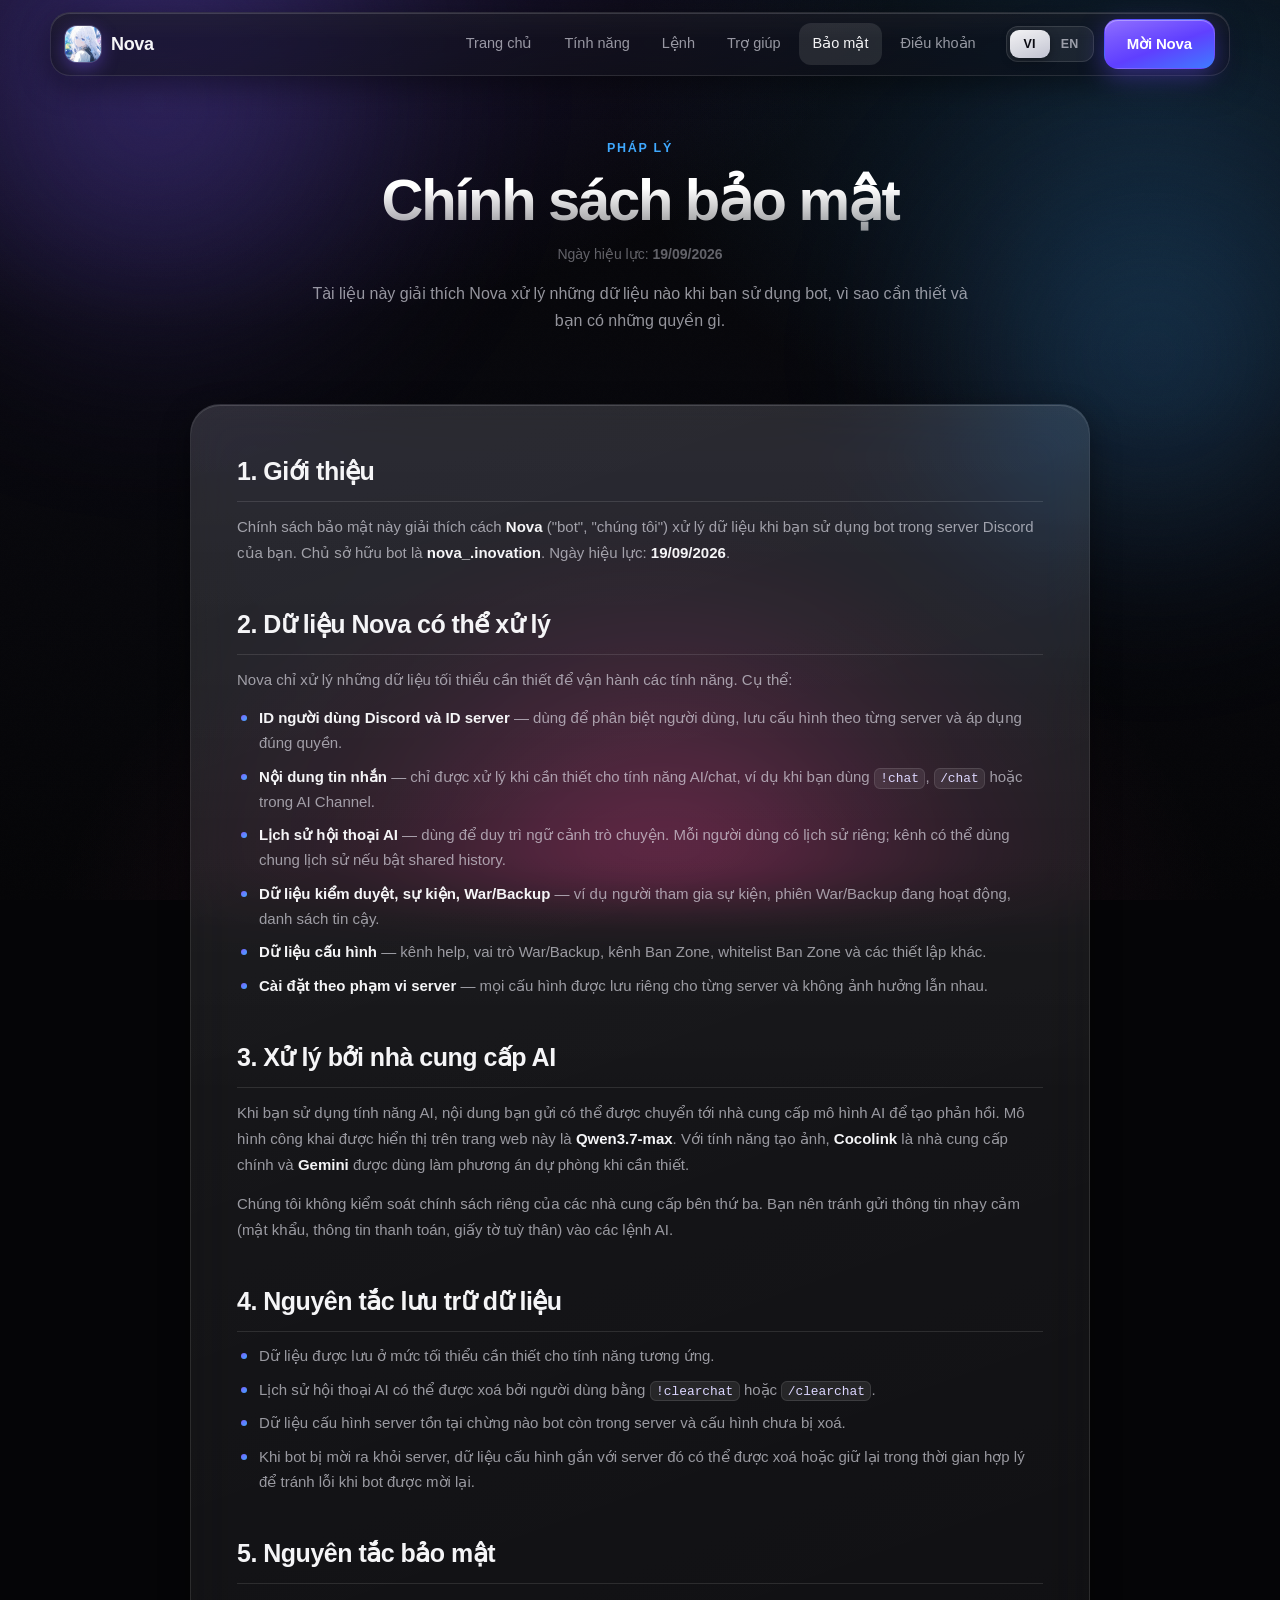
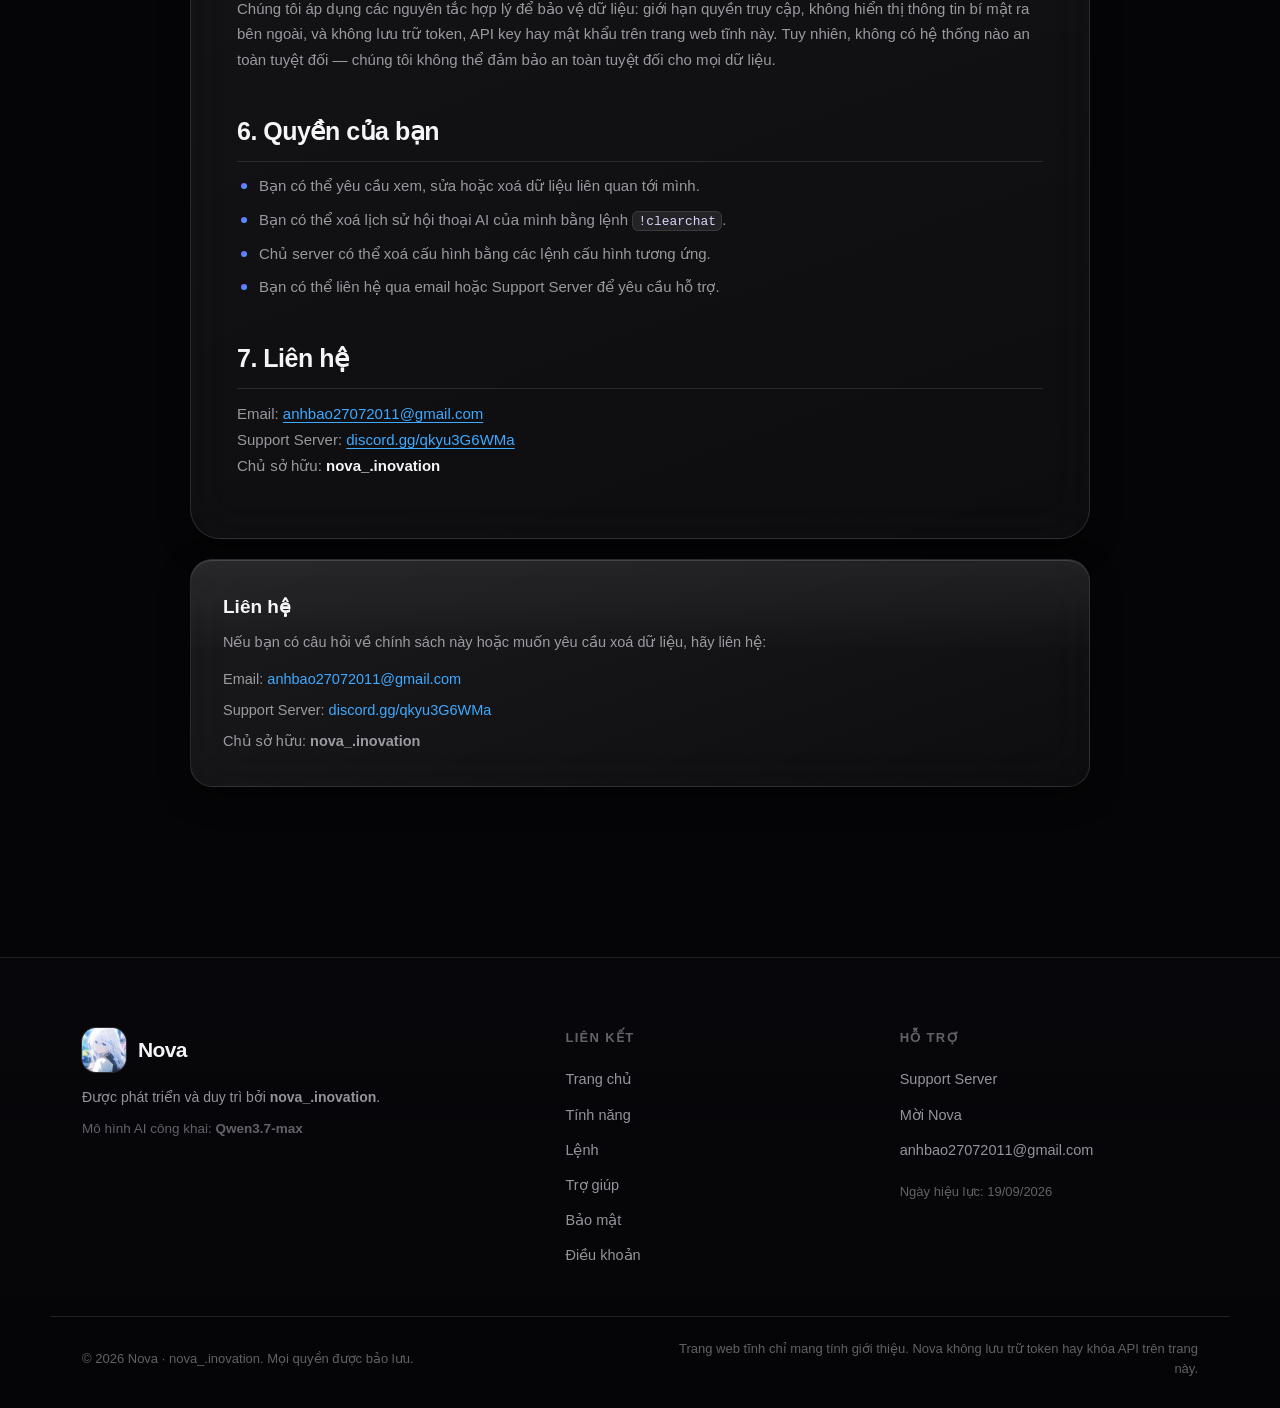
<file: privacy-policy.html>
<!DOCTYPE html>
<html lang="vi">
<head>
<meta charset="UTF-8">
<meta name="viewport" content="width=device-width, initial-scale=1, viewport-fit=cover">
<title>Chính sách bảo mật — Nova</title>
<meta name="description" content="Chính sách bảo mật của Nova Discord bot. Tìm hiểu dữ liệu nào được xử lý, cách lưu trữ và quyền của bạn.">
<meta name="theme-color" content="#050507">
<meta property="og:title" content="Chính sách bảo mật — Nova">
<meta property="og:description" content="Chính sách bảo mật của Nova Discord bot.">
<meta property="og:image" content="assets/avatar.png">
<link rel="icon" href="assets/favicon.png" type="image/png">
<link rel="apple-touch-icon" href="assets/avatar.png">
<link rel="stylesheet" href="style.css">
</head>
<body data-page="privacy">

<div class="aurora" aria-hidden="true">
  <span class="aurora-blob a1"></span>
  <span class="aurora-blob a2"></span>
  <span class="aurora-blob a3"></span>
  <span class="aurora-grain"></span>
</div>

<a class="skip-link" href="#main" data-i18n="a11y.skip">Chuyển tới nội dung</a>

<header class="nav" id="nav">
  <div class="nav-inner glass">
    <a class="brand" href="index.html" aria-label="Nova">
      <span class="brand-avatar-wrap"><img class="brand-avatar" src="assets/avatar.png" alt="Nova avatar" data-avatar></span>
      <span class="brand-name">Nova</span>
    </a>
    <nav class="nav-links" aria-label="Main navigation">
      <a href="index.html#home" data-i18n="nav.home">Trang chủ</a>
      <a href="index.html#features" data-i18n="nav.features">Tính năng</a>
      <a href="index.html#commands" data-i18n="nav.commands">Lệnh</a>
      <a href="index.html#help" data-i18n="nav.help">Trợ giúp</a>
      <a href="privacy-policy.html" class="active" data-i18n="nav.privacy">Bảo mật</a>
      <a href="terms-of-service.html" data-i18n="nav.terms">Điều khoản</a>
    </nav>
    <div class="nav-actions">
      <div class="seg" id="langSwitch" role="group" aria-label="Language / Ngôn ngữ">
        <span class="seg-thumb" aria-hidden="true"></span>
        <button type="button" class="seg-btn" data-lang="vi" aria-pressed="true">VI</button>
        <button type="button" class="seg-btn" data-lang="en" aria-pressed="false">EN</button>
      </div>
      <a class="btn btn-primary btn-invite" href="https://discord.com/oauth2/authorize?client_id=1532745879944036523" target="_blank" rel="noopener" data-i18n="nav.invite">Mời Nova</a>
      <button class="hamburger" id="hamburger" type="button" aria-label="Open menu" aria-expanded="false" aria-controls="mobileMenu">
        <span></span><span></span><span></span>
      </button>
    </div>
  </div>
</header>

<div class="mobile-menu glass" id="mobileMenu" hidden>
  <nav aria-label="Mobile navigation">
    <a href="index.html#home" data-i18n="nav.home">Trang chủ</a>
    <a href="index.html#features" data-i18n="nav.features">Tính năng</a>
    <a href="index.html#commands" data-i18n="nav.commands">Lệnh</a>
    <a href="index.html#help" data-i18n="nav.help">Trợ giúp</a>
    <a href="privacy-policy.html" data-i18n="nav.privacy">Bảo mật</a>
    <a href="terms-of-service.html" data-i18n="nav.terms">Điều khoản</a>
  </nav>
  <a class="btn btn-primary btn-block" href="https://discord.com/oauth2/authorize?client_id=1532745879944036523" target="_blank" rel="noopener" data-i18n="nav.invite">Mời Nova</a>
</div>

<main id="main">
  <section class="legal-hero">
    <div class="container">
      <span class="kicker" data-i18n="legal.kicker">Pháp lý</span>
      <h1 data-i18n="privacy.title">Chính sách bảo mật</h1>
      <p class="legal-effective"><span data-i18n="legal.effective">Ngày hiệu lực</span>: <strong>19/09/2026</strong></p>
      <p class="legal-lead" data-i18n="privacy.lead">Tài liệu này giải thích Nova xử lý những dữ liệu nào khi bạn sử dụng bot, vì sao cần thiết và bạn có những quyền gì.</p>
    </div>
  </section>

  <section class="section section-tight">
    <div class="container">
      <article class="glass legal-doc" id="legalBody" data-i18n-html="privacy.body"></article>

      <div class="glass contact-card">
        <h3 data-i18n="legal.contactTitle">Liên hệ</h3>
        <p data-i18n="legal.contactText">Nếu bạn có câu hỏi về chính sách này hoặc muốn yêu cầu xoá dữ liệu, hãy liên hệ:</p>
        <ul>
          <li><span data-i18n="legal.email">Email</span>: <a href="mailto:anhbao27072011@gmail.com">anhbao27072011@gmail.com</a></li>
          <li><span data-i18n="legal.support">Support Server</span>: <a href="https://discord.gg/qkyu3G6WMa" target="_blank" rel="noopener">discord.gg/qkyu3G6WMa</a></li>
          <li><span data-i18n="legal.owner">Chủ sở hữu</span>: <strong>nova_.inovation</strong></li>
        </ul>
      </div>
    </div>
  </section>
</main>

<footer class="footer">
  <div class="container footer-grid">
    <div class="footer-brand">
      <div class="footer-brand-top">
        <img src="assets/avatar.png" alt="Nova" data-avatar>
        <span>Nova</span>
      </div>
      <p data-i18n="footer.owned">Được phát triển và duy trì bởi <strong>nova_.inovation</strong>.</p>
      <p class="footer-ai"><span data-i18n="footer.model">Mô hình AI công khai</span>: <strong>Qwen3.7-max</strong></p>
    </div>
    <nav class="footer-col" aria-label="Footer navigation">
      <h4 data-i18n="footer.links">Liên kết</h4>
      <a href="index.html#home" data-i18n="nav.home">Trang chủ</a>
      <a href="index.html#features" data-i18n="nav.features">Tính năng</a>
      <a href="index.html#commands" data-i18n="nav.commands">Lệnh</a>
      <a href="index.html#help" data-i18n="nav.help">Trợ giúp</a>
      <a href="privacy-policy.html" data-i18n="nav.privacy">Bảo mật</a>
      <a href="terms-of-service.html" data-i18n="nav.terms">Điều khoản</a>
    </nav>
    <div class="footer-col">
      <h4 data-i18n="footer.supportTitle">Hỗ trợ</h4>
      <a href="https://discord.gg/qkyu3G6WMa" target="_blank" rel="noopener" data-i18n="footer.supportLink">Support Server</a>
      <a href="https://discord.com/oauth2/authorize?client_id=1532745879944036523" target="_blank" rel="noopener" data-i18n="footer.inviteLink">Mời Nova</a>
      <a href="mailto:anhbao27072011@gmail.com">anhbao27072011@gmail.com</a>
      <p class="footer-date"><span data-i18n="footer.effective">Ngày hiệu lực</span>: 19/09/2026</p>
    </div>
  </div>
  <div class="container footer-bottom">
    <p>© <span id="year">2026</span> Nova · nova_.inovation. <span data-i18n="footer.rights">Mọi quyền được bảo lưu.</span></p>
    <p class="footer-note" data-i18n="footer.note">Trang web tĩnh chỉ mang tính giới thiệu. Nova không lưu trữ token hay khóa API trên trang này.</p>
  </div>
</footer>

<script src="script.js"></script>
</body>
</html>
</file>
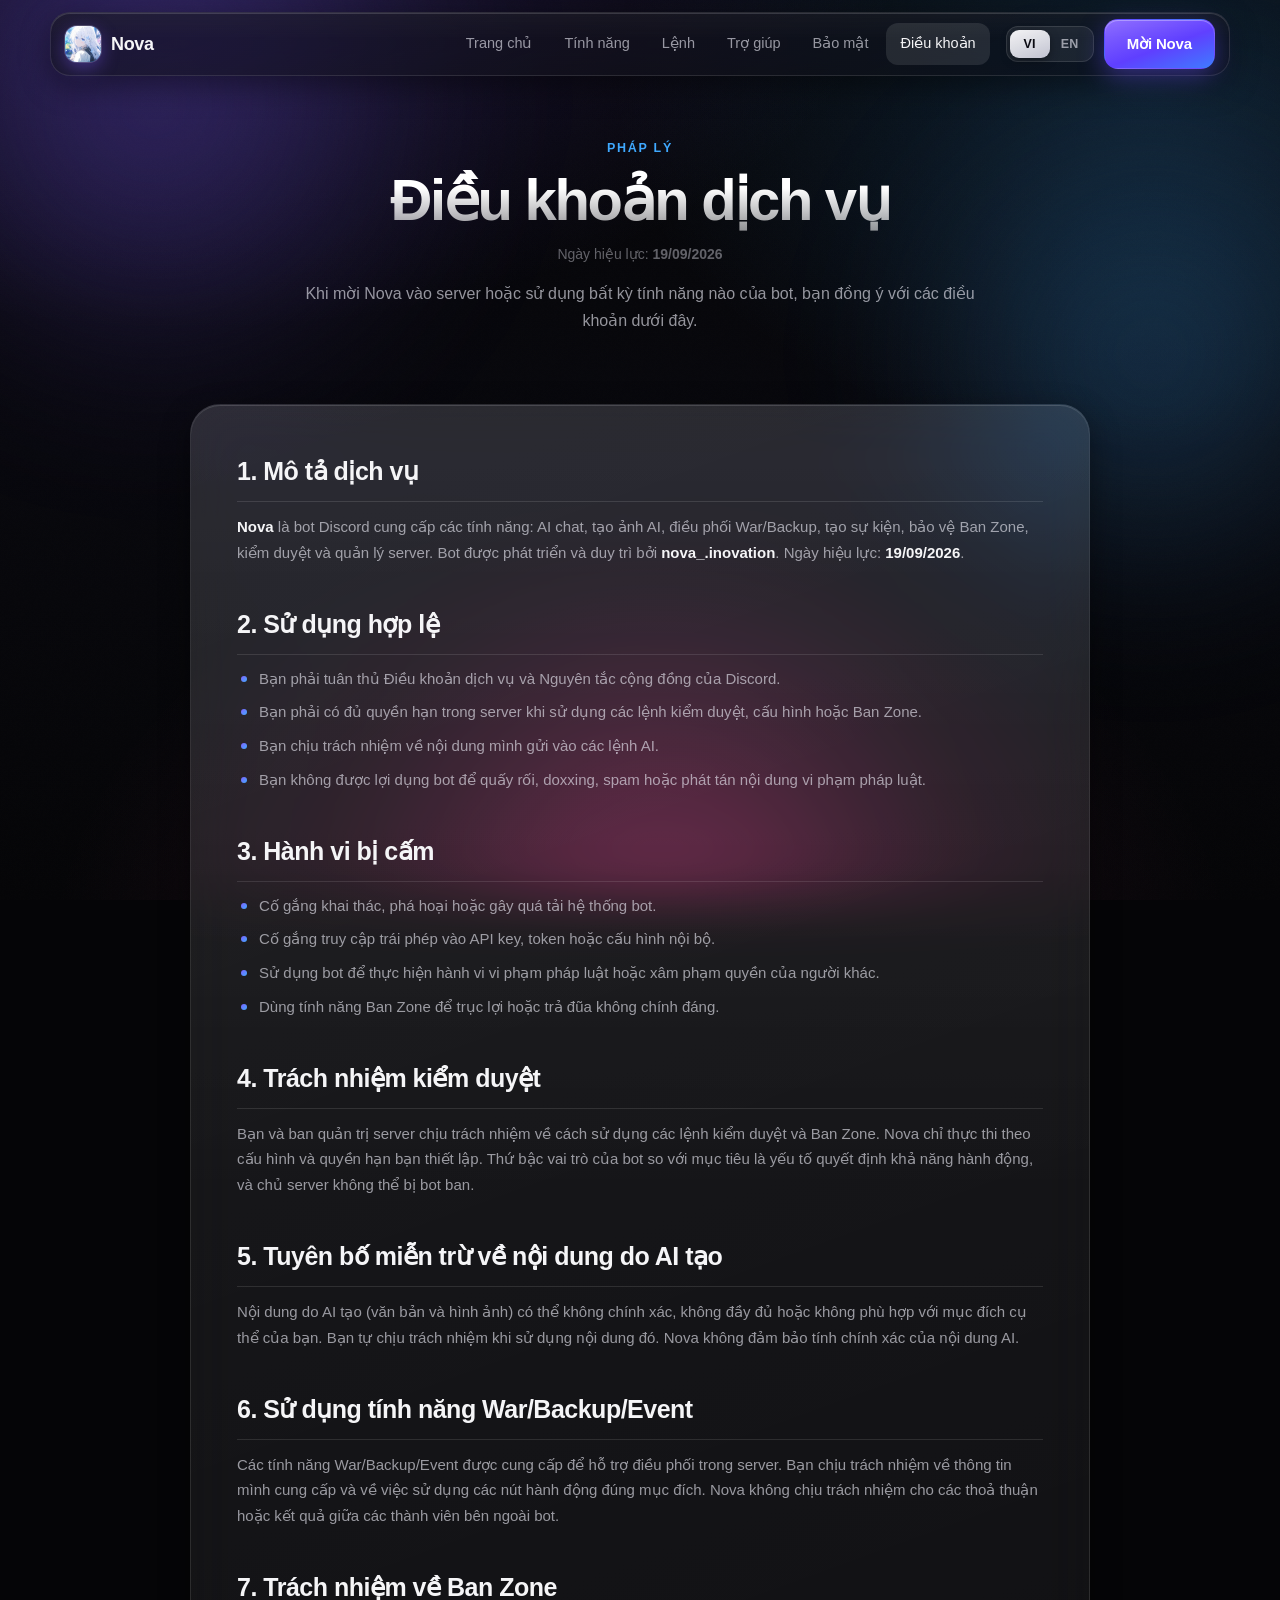
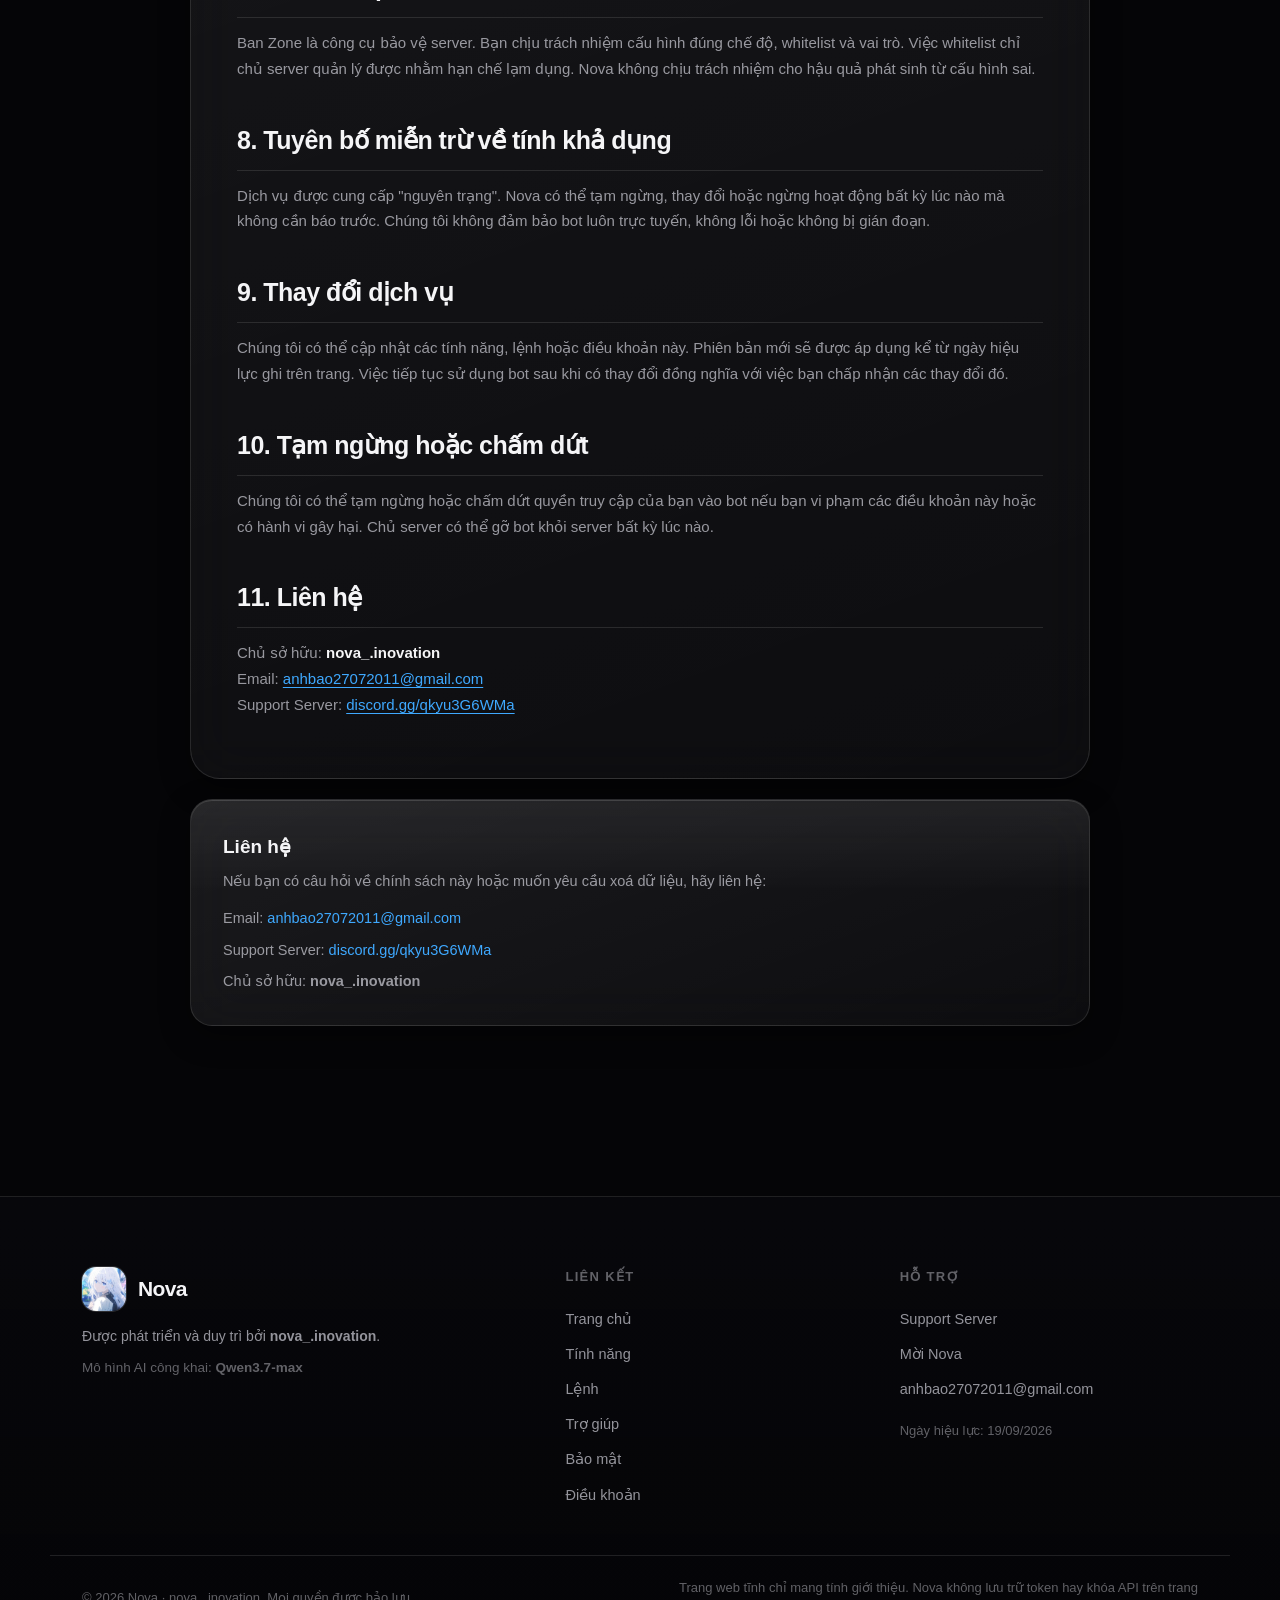
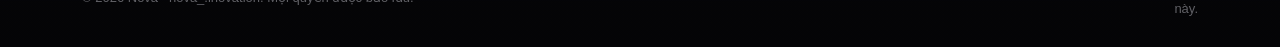
<file: terms-of-service.html>
<!DOCTYPE html>
<html lang="vi">
<head>
<meta charset="UTF-8">
<meta name="viewport" content="width=device-width, initial-scale=1, viewport-fit=cover">
<title>Điều khoản dịch vụ — Nova</title>
<meta name="description" content="Điều khoản dịch vụ của Nova Discord bot. Quy định về sử dụng hợp lệ, nội dung AI, Ban Zone và trách nhiệm người dùng.">
<meta name="theme-color" content="#050507">
<meta property="og:title" content="Điều khoản dịch vụ — Nova">
<meta property="og:description" content="Điều khoản dịch vụ của Nova Discord bot.">
<meta property="og:image" content="assets/avatar.png">
<link rel="icon" href="assets/favicon.png" type="image/png">
<link rel="apple-touch-icon" href="assets/avatar.png">
<link rel="stylesheet" href="style.css">
</head>
<body data-page="terms">

<div class="aurora" aria-hidden="true">
  <span class="aurora-blob a1"></span>
  <span class="aurora-blob a2"></span>
  <span class="aurora-blob a3"></span>
  <span class="aurora-grain"></span>
</div>

<a class="skip-link" href="#main" data-i18n="a11y.skip">Chuyển tới nội dung</a>

<header class="nav" id="nav">
  <div class="nav-inner glass">
    <a class="brand" href="index.html" aria-label="Nova">
      <span class="brand-avatar-wrap"><img class="brand-avatar" src="assets/avatar.png" alt="Nova avatar" data-avatar></span>
      <span class="brand-name">Nova</span>
    </a>
    <nav class="nav-links" aria-label="Main navigation">
      <a href="index.html#home" data-i18n="nav.home">Trang chủ</a>
      <a href="index.html#features" data-i18n="nav.features">Tính năng</a>
      <a href="index.html#commands" data-i18n="nav.commands">Lệnh</a>
      <a href="index.html#help" data-i18n="nav.help">Trợ giúp</a>
      <a href="privacy-policy.html" data-i18n="nav.privacy">Bảo mật</a>
      <a href="terms-of-service.html" class="active" data-i18n="nav.terms">Điều khoản</a>
    </nav>
    <div class="nav-actions">
      <div class="seg" id="langSwitch" role="group" aria-label="Language / Ngôn ngữ">
        <span class="seg-thumb" aria-hidden="true"></span>
        <button type="button" class="seg-btn" data-lang="vi" aria-pressed="true">VI</button>
        <button type="button" class="seg-btn" data-lang="en" aria-pressed="false">EN</button>
      </div>
      <a class="btn btn-primary btn-invite" href="https://discord.com/oauth2/authorize?client_id=1532745879944036523" target="_blank" rel="noopener" data-i18n="nav.invite">Mời Nova</a>
      <button class="hamburger" id="hamburger" type="button" aria-label="Open menu" aria-expanded="false" aria-controls="mobileMenu">
        <span></span><span></span><span></span>
      </button>
    </div>
  </div>
</header>

<div class="mobile-menu glass" id="mobileMenu" hidden>
  <nav aria-label="Mobile navigation">
    <a href="index.html#home" data-i18n="nav.home">Trang chủ</a>
    <a href="index.html#features" data-i18n="nav.features">Tính năng</a>
    <a href="index.html#commands" data-i18n="nav.commands">Lệnh</a>
    <a href="index.html#help" data-i18n="nav.help">Trợ giúp</a>
    <a href="privacy-policy.html" data-i18n="nav.privacy">Bảo mật</a>
    <a href="terms-of-service.html" data-i18n="nav.terms">Điều khoản</a>
  </nav>
  <a class="btn btn-primary btn-block" href="https://discord.com/oauth2/authorize?client_id=1532745879944036523" target="_blank" rel="noopener" data-i18n="nav.invite">Mời Nova</a>
</div>

<main id="main">
  <section class="legal-hero">
    <div class="container">
      <span class="kicker" data-i18n="legal.kicker">Pháp lý</span>
      <h1 data-i18n="terms.title">Điều khoản dịch vụ</h1>
      <p class="legal-effective"><span data-i18n="legal.effective">Ngày hiệu lực</span>: <strong>19/09/2026</strong></p>
      <p class="legal-lead" data-i18n="terms.lead">Khi mời Nova vào server hoặc sử dụng bất kỳ tính năng nào của bot, bạn đồng ý với các điều khoản dưới đây.</p>
    </div>
  </section>

  <section class="section section-tight">
    <div class="container">
      <article class="glass legal-doc" id="legalBody" data-i18n-html="terms.body"></article>

      <div class="glass contact-card">
        <h3 data-i18n="legal.contactTitle">Liên hệ</h3>
        <p data-i18n="legal.contactText">Nếu bạn có câu hỏi về chính sách này hoặc muốn yêu cầu xoá dữ liệu, hãy liên hệ:</p>
        <ul>
          <li><span data-i18n="legal.email">Email</span>: <a href="mailto:anhbao27072011@gmail.com">anhbao27072011@gmail.com</a></li>
          <li><span data-i18n="legal.support">Support Server</span>: <a href="https://discord.gg/qkyu3G6WMa" target="_blank" rel="noopener">discord.gg/qkyu3G6WMa</a></li>
          <li><span data-i18n="legal.owner">Chủ sở hữu</span>: <strong>nova_.inovation</strong></li>
        </ul>
      </div>
    </div>
  </section>
</main>

<footer class="footer">
  <div class="container footer-grid">
    <div class="footer-brand">
      <div class="footer-brand-top">
        <img src="assets/avatar.png" alt="Nova" data-avatar>
        <span>Nova</span>
      </div>
      <p data-i18n="footer.owned">Được phát triển và duy trì bởi <strong>nova_.inovation</strong>.</p>
      <p class="footer-ai"><span data-i18n="footer.model">Mô hình AI công khai</span>: <strong>Qwen3.7-max</strong></p>
    </div>
    <nav class="footer-col" aria-label="Footer navigation">
      <h4 data-i18n="footer.links">Liên kết</h4>
      <a href="index.html#home" data-i18n="nav.home">Trang chủ</a>
      <a href="index.html#features" data-i18n="nav.features">Tính năng</a>
      <a href="index.html#commands" data-i18n="nav.commands">Lệnh</a>
      <a href="index.html#help" data-i18n="nav.help">Trợ giúp</a>
      <a href="privacy-policy.html" data-i18n="nav.privacy">Bảo mật</a>
      <a href="terms-of-service.html" data-i18n="nav.terms">Điều khoản</a>
    </nav>
    <div class="footer-col">
      <h4 data-i18n="footer.supportTitle">Hỗ trợ</h4>
      <a href="https://discord.gg/qkyu3G6WMa" target="_blank" rel="noopener" data-i18n="footer.supportLink">Support Server</a>
      <a href="https://discord.com/oauth2/authorize?client_id=1532745879944036523" target="_blank" rel="noopener" data-i18n="footer.inviteLink">Mời Nova</a>
      <a href="mailto:anhbao27072011@gmail.com">anhbao27072011@gmail.com</a>
      <p class="footer-date"><span data-i18n="footer.effective">Ngày hiệu lực</span>: 19/09/2026</p>
    </div>
  </div>
  <div class="container footer-bottom">
    <p>© <span id="year">2026</span> Nova · nova_.inovation. <span data-i18n="footer.rights">Mọi quyền được bảo lưu.</span></p>
    <p class="footer-note" data-i18n="footer.note">Trang web tĩnh chỉ mang tính giới thiệu. Nova không lưu trữ token hay khóa API trên trang này.</p>
  </div>
</footer>

<script src="script.js"></script>
</body>
</html>
</file>
<file: style.css>
/* ============================================================
   NOVA — iOS 27 / Liquid Glass stylesheet
   ============================================================ */

:root{
  --bg:#050507;
  --bg-2:#08080d;
  --glass:rgba(255,255,255,.055);
  --glass-2:rgba(255,255,255,.09);
  --glass-3:rgba(255,255,255,.14);
  --stroke:rgba(255,255,255,.11);
  --stroke-2:rgba(255,255,255,.2);
  --text:#f5f5f7;
  --muted:rgba(235,235,245,.62);
  --muted-2:rgba(235,235,245,.4);
  --accent:#7c5cff;
  --accent-2:#3fa9ff;
  --accent-3:#ff5ca8;
  --ok:#39d98a;
  --warn:#ffb020;
  --danger:#ff5a5f;
  --radius:22px;
  --radius-lg:30px;
  --radius-sm:14px;
  --shadow:0 24px 70px rgba(0,0,0,.6);
  --shadow-sm:0 10px 30px rgba(0,0,0,.4);
  --blur:saturate(180%) blur(26px);
  --blur-lg:saturate(180%) blur(40px);
  --nav-h:64px;
  --maxw:1180px;
  --font:-apple-system,BlinkMacSystemFont,"SF Pro Display","SF Pro Text","Segoe UI",Inter,Roboto,"Helvetica Neue",Arial,sans-serif;
  --mono:ui-monospace,SFMono-Regular,"SF Mono",Menlo,Consolas,"Liberation Mono",monospace;
}

*,*::before,*::after{box-sizing:border-box}
html{scroll-behavior:smooth;-webkit-text-size-adjust:100%;scroll-padding-top:calc(var(--nav-h) + 24px)}
body{
  margin:0;background:var(--bg);color:var(--text);
  font-family:var(--font);font-size:16px;line-height:1.6;
  overflow-x:hidden;min-height:100vh;
  -webkit-font-smoothing:antialiased;-moz-osx-font-smoothing:grayscale;
  padding-left:env(safe-area-inset-left);
  padding-right:env(safe-area-inset-right);
}
img{max-width:100%;display:block}
a{color:inherit;text-decoration:none}
button,input,select{font:inherit;color:inherit}
button{cursor:pointer;border:0;background:none}
ul{margin:0;padding:0;list-style:none}
code{font-family:var(--mono);font-size:.88em;background:rgba(255,255,255,.08);border:1px solid var(--stroke);padding:.12em .42em;border-radius:6px;color:#dcd6ff}

.container{width:100%;max-width:var(--maxw);margin:0 auto;padding:0 clamp(16px,4vw,32px)}

/* ---------- AURORA BACKGROUND ---------- */
.aurora{position:fixed;inset:0;z-index:-1;overflow:hidden;pointer-events:none;background:
  radial-gradient(1200px 700px at 15% -10%,rgba(124,92,255,.22),transparent 60%),
  radial-gradient(900px 600px at 90% 10%,rgba(63,169,255,.16),transparent 60%),
  radial-gradient(1000px 800px at 50% 110%,rgba(255,92,168,.12),transparent 60%),
  linear-gradient(180deg,#050507 0%,#08080d 50%,#050507 100%);
}
.aurora-blob{position:absolute;border-radius:50%;filter:blur(90px);opacity:.5;will-change:transform}
.aurora-blob.a1{width:52vw;height:52vw;left:-14vw;top:-18vw;background:radial-gradient(circle,rgba(124,92,255,.7),transparent 65%);animation:drift1 34s ease-in-out infinite}
.aurora-blob.a2{width:44vw;height:44vw;right:-12vw;top:8vh;background:radial-gradient(circle,rgba(63,169,255,.6),transparent 65%);animation:drift2 42s ease-in-out infinite}
.aurora-blob.a3{width:48vw;height:48vw;left:28vw;bottom:-24vw;background:radial-gradient(circle,rgba(255,92,168,.45),transparent 65%);animation:drift3 50s ease-in-out infinite}
.aurora-grain{position:absolute;inset:0;opacity:.035;mix-blend-mode:overlay;
  background-image:url("data:image/svg+xml;utf8,<svg xmlns='http://www.w3.org/2000/svg' width='140' height='140'><filter id='n'><feTurbulence type='fractalNoise' baseFrequency='.85' numOctaves='3'/></filter><rect width='140' height='140' filter='url(%23n)' opacity='.6'/></svg>")}
@keyframes drift1{0%,100%{transform:translate(0,0) scale(1)}50%{transform:translate(6vw,4vh) scale(1.08)}}
@keyframes drift2{0%,100%{transform:translate(0,0) scale(1)}50%{transform:translate(-5vw,6vh) scale(1.1)}}
@keyframes drift3{0%,100%{transform:translate(0,0) scale(1)}50%{transform:translate(4vw,-5vh) scale(1.06)}}

/* ---------- GLASS PRIMITIVE ---------- */
.glass{
  background:linear-gradient(160deg,rgba(255,255,255,.09),rgba(255,255,255,.035));
  border:1px solid var(--stroke);
  border-radius:var(--radius-lg);
  backdrop-filter:var(--blur);
  -webkit-backdrop-filter:var(--blur);
  box-shadow:var(--shadow-sm), inset 0 1px 0 rgba(255,255,255,.14);
  position:relative;
}
.glass::after{
  content:"";position:absolute;inset:0;border-radius:inherit;pointer-events:none;
  background:linear-gradient(180deg,rgba(255,255,255,.1),transparent 40%);
  opacity:.6;mix-blend-mode:overlay;
}

/* ---------- SKIP LINK ---------- */
.skip-link{
  position:fixed;top:-100px;left:16px;z-index:200;
  background:var(--accent);color:#fff;padding:12px 20px;border-radius:12px;
  font-weight:600;transition:top .2s ease;
}
.skip-link:focus{top:calc(16px + env(safe-area-inset-top))}

/* ---------- FOCUS ---------- */
:focus-visible{outline:2px solid var(--accent-2);outline-offset:3px;border-radius:10px}

/* ---------- NAVBAR ---------- */
.nav{
  position:fixed;top:0;left:0;right:0;z-index:100;
  padding:calc(12px + env(safe-area-inset-top)) clamp(12px,3vw,24px) 0;
  transition:transform .35s cubic-bezier(.4,0,.2,1);
}
.nav-inner{
  max-width:var(--maxw);margin:0 auto;
  height:var(--nav-h);border-radius:20px;
  display:flex;align-items:center;gap:16px;
  padding:0 14px;
  background:linear-gradient(160deg,rgba(22,22,30,.72),rgba(14,14,20,.6));
}
.brand{display:flex;align-items:center;gap:10px;flex-shrink:0}
.brand-avatar-wrap{
  width:36px;height:36px;border-radius:12px;overflow:hidden;flex-shrink:0;
  background:linear-gradient(135deg,var(--accent),var(--accent-2));
  box-shadow:0 0 0 1px rgba(255,255,255,.18),0 6px 18px rgba(124,92,255,.4);
}
.brand-avatar{width:100%;height:100%;object-fit:cover}
.brand-name{font-weight:700;font-size:18px;letter-spacing:-.02em}

.nav-links{display:flex;align-items:center;gap:4px;margin-left:auto}
.nav-links a{
  padding:9px 14px;border-radius:12px;font-size:14.5px;font-weight:500;
  color:var(--muted);transition:color .2s ease,background .2s ease;
  white-space:nowrap;
}
.nav-links a:hover{color:var(--text);background:rgba(255,255,255,.07)}
.nav-links a.active{color:var(--text);background:rgba(255,255,255,.1)}

.nav-actions{display:flex;align-items:center;gap:10px;flex-shrink:0}

/* ---------- SEGMENTED LANGUAGE SWITCH ---------- */
.seg{
  position:relative;display:inline-flex;padding:3px;border-radius:12px;
  background:rgba(255,255,255,.07);border:1px solid var(--stroke);
  width:88px;height:36px;flex-shrink:0;
}
.seg-thumb{
  position:absolute;top:3px;left:3px;width:calc(50% - 3px);height:calc(100% - 6px);
  border-radius:9px;background:linear-gradient(160deg,rgba(255,255,255,.95),rgba(230,230,245,.82));
  box-shadow:0 3px 10px rgba(0,0,0,.35);
  transition:transform .32s cubic-bezier(.34,1.4,.5,1);
}
.seg[data-active="en"] .seg-thumb{transform:translateX(100%)}
.seg-btn{
  position:relative;z-index:1;flex:1;font-size:12.5px;font-weight:700;letter-spacing:.03em;
  color:var(--muted);border-radius:9px;transition:color .28s ease;
}
.seg-btn[aria-pressed="true"]{color:#0a0a12}

/* ---------- BUTTONS ---------- */
.btn{
  display:inline-flex;align-items:center;justify-content:center;gap:8px;
  padding:12px 22px;border-radius:14px;font-size:15px;font-weight:600;
  letter-spacing:-.01em;white-space:nowrap;
  transition:transform .22s cubic-bezier(.34,1.3,.5,1),box-shadow .22s ease,background .22s ease,opacity .2s ease;
  position:relative;overflow:hidden;border:1px solid transparent;
}
.btn:active{transform:scale(.97)}
.btn-primary{
  background:linear-gradient(160deg,#8b6bff,#5f3fff 55%,#3f7bff);
  color:#fff;
  box-shadow:0 8px 26px rgba(110,80,255,.42), inset 0 1px 0 rgba(255,255,255,.3);
}
.btn-primary:hover{box-shadow:0 12px 34px rgba(110,80,255,.58), inset 0 1px 0 rgba(255,255,255,.35)}
.btn-glass{
  background:linear-gradient(160deg,rgba(255,255,255,.16),rgba(255,255,255,.07));
  border-color:var(--stroke-2);color:var(--text);
  backdrop-filter:var(--blur);-webkit-backdrop-filter:var(--blur);
  box-shadow:inset 0 1px 0 rgba(255,255,255,.2);
}
.btn-glass:hover{background:linear-gradient(160deg,rgba(255,255,255,.22),rgba(255,255,255,.1))}
.btn-ghost{background:transparent;border-color:var(--stroke);color:var(--muted)}
.btn-ghost:hover{color:var(--text);background:rgba(255,255,255,.06);border-color:var(--stroke-2)}
.btn-sm{padding:9px 16px;font-size:14px;border-radius:12px}
.btn-block{width:100%;margin-top:10px}

/* ---------- HAMBURGER ---------- */
.hamburger{display:none;width:40px;height:40px;border-radius:12px;position:relative;flex-shrink:0}
.hamburger span{
  position:absolute;left:11px;right:11px;height:2px;border-radius:2px;background:var(--text);
  transition:transform .3s cubic-bezier(.34,1.3,.5,1),opacity .2s ease;
}
.hamburger span:nth-child(1){top:14px}
.hamburger span:nth-child(2){top:19px}
.hamburger span:nth-child(3){top:24px}
.hamburger[aria-expanded="true"] span:nth-child(1){transform:translateY(5px) rotate(45deg)}
.hamburger[aria-expanded="true"] span:nth-child(2){opacity:0}
.hamburger[aria-expanded="true"] span:nth-child(3){transform:translateY(-5px) rotate(-45deg)}

/* ---------- MOBILE MENU ---------- */
.mobile-menu{
  position:fixed;top:calc(var(--nav-h) + 24px + env(safe-area-inset-top));
  left:12px;right:12px;z-index:99;
  padding:16px;border-radius:24px;
  background:linear-gradient(160deg,rgba(22,22,30,.92),rgba(12,12,18,.9));
  backdrop-filter:var(--blur-lg);-webkit-backdrop-filter:var(--blur-lg);
  transform-origin:top center;
  animation:menuIn .3s cubic-bezier(.34,1.3,.5,1);
  max-height:calc(100vh - var(--nav-h) - 60px);overflow-y:auto;
}
@keyframes menuIn{from{opacity:0;transform:translateY(-10px) scale(.97)}to{opacity:1;transform:none}}
.mobile-menu nav{display:flex;flex-direction:column;gap:2px;margin-bottom:12px}
.mobile-menu nav a{
  padding:14px 16px;border-radius:14px;font-size:16px;font-weight:500;color:var(--muted);
  transition:background .2s ease,color .2s ease;
}
.mobile-menu nav a:hover,.mobile-menu nav a:focus{background:rgba(255,255,255,.08);color:var(--text)}

/* ---------- HERO ---------- */
.hero{
  padding:calc(var(--nav-h) + 90px + env(safe-area-inset-top)) 0 80px;
  text-align:center;position:relative;
}
.hero-inner{display:flex;flex-direction:column;align-items:center;gap:18px}
.hero-avatar-wrap{position:relative;width:132px;height:132px;margin-bottom:6px}
.hero-glow{
  position:absolute;inset:-46px;border-radius:50%;
  background:radial-gradient(circle,rgba(124,92,255,.6),rgba(63,169,255,.28) 42%,transparent 68%);
  filter:blur(26px);animation:pulse 6s ease-in-out infinite;
}
@keyframes pulse{0%,100%{opacity:.75;transform:scale(1)}50%{opacity:1;transform:scale(1.07)}}
.hero-avatar{
  position:relative;width:100%;height:100%;border-radius:36px;object-fit:cover;
  border:1px solid rgba(255,255,255,.24);
  box-shadow:0 24px 60px rgba(90,60,255,.45), inset 0 1px 0 rgba(255,255,255,.3);
  background:linear-gradient(135deg,var(--accent),var(--accent-2));
}
.pill{
  display:inline-flex;align-items:center;gap:8px;
  padding:7px 16px;border-radius:999px;font-size:13px;font-weight:600;color:var(--muted);
  background:rgba(255,255,255,.07);border:1px solid var(--stroke);
  backdrop-filter:var(--blur);-webkit-backdrop-filter:var(--blur);
}
.hero-title{
  margin:0;font-size:clamp(56px,13vw,116px);line-height:.96;font-weight:800;letter-spacing:-.045em;
  background:linear-gradient(180deg,#fff 20%,rgba(255,255,255,.5));
  -webkit-background-clip:text;background-clip:text;color:transparent;
}
.hero-sub{
  margin:0;max-width:720px;font-size:clamp(16px,2.1vw,19.5px);line-height:1.62;
  color:var(--muted);
}
.hero-actions{display:flex;flex-wrap:wrap;gap:12px;justify-content:center;margin-top:10px}
.hero-stats{
  display:grid;grid-template-columns:repeat(4,minmax(0,1fr));gap:10px;
  width:100%;max-width:840px;margin-top:34px;
}
.hero-stats li{
  padding:18px 14px;border-radius:20px;text-align:center;
  background:linear-gradient(160deg,rgba(255,255,255,.07),rgba(255,255,255,.025));
  border:1px solid var(--stroke);
  backdrop-filter:var(--blur);-webkit-backdrop-filter:var(--blur);
}
.hero-stats strong{display:block;font-size:16px;font-weight:700;letter-spacing:-.02em}
.hero-stats span{display:block;font-size:12.5px;color:var(--muted-2);margin-top:4px}

/* ---------- SECTIONS ---------- */
.section{padding:clamp(56px,9vw,110px) 0;scroll-margin-top:calc(var(--nav-h) + 30px)}
.section-tight{padding-top:clamp(20px,4vw,40px)}
.section-head{max-width:720px;margin:0 auto clamp(32px,5vw,56px);text-align:center}
.kicker{
  display:inline-block;font-size:12.5px;font-weight:700;letter-spacing:.14em;
  text-transform:uppercase;color:var(--accent-2);margin-bottom:12px;
}
.section-head h2{
  margin:0 0 12px;font-size:clamp(30px,5vw,46px);line-height:1.1;
  font-weight:750;letter-spacing:-.035em;
}
.section-head p{margin:0;color:var(--muted);font-size:clamp(15px,1.8vw,17px)}

/* ---------- FEATURE GRID ---------- */
.feature-grid{
  display:grid;gap:16px;
  grid-template-columns:repeat(auto-fill,minmax(280px,1fr));
}
.feature-card{
  text-align:left;padding:24px;border-radius:var(--radius);
  background:linear-gradient(160deg,rgba(255,255,255,.075),rgba(255,255,255,.028));
  border:1px solid var(--stroke);
  backdrop-filter:var(--blur);-webkit-backdrop-filter:var(--blur);
  box-shadow:var(--shadow-sm), inset 0 1px 0 rgba(255,255,255,.12);
  transition:transform .3s cubic-bezier(.34,1.3,.5,1),box-shadow .3s ease,border-color .3s ease,background .3s ease;
  cursor:pointer;position:relative;overflow:hidden;display:flex;flex-direction:column;gap:12px;
  min-height:200px;
}
.feature-card::before{
  content:"";position:absolute;inset:0;border-radius:inherit;pointer-events:none;opacity:0;
  background:radial-gradient(500px 220px at var(--mx,50%) var(--my,0%),rgba(124,92,255,.24),transparent 70%);
  transition:opacity .3s ease;
}
.feature-card:hover{
  transform:translateY(-6px);
  border-color:var(--stroke-2);
  box-shadow:0 26px 60px rgba(0,0,0,.5),0 0 0 1px rgba(255,255,255,.06), inset 0 1px 0 rgba(255,255,255,.2);
}
.feature-card:hover::before{opacity:1}
.feature-card:focus-visible{transform:translateY(-4px)}
.feature-icon{
  width:52px;height:52px;border-radius:16px;display:grid;place-items:center;
  font-size:26px;line-height:1;
  background:linear-gradient(160deg,rgba(255,255,255,.16),rgba(255,255,255,.05));
  border:1px solid var(--stroke-2);flex-shrink:0;
}
.feature-card h3{margin:0;font-size:19px;font-weight:680;letter-spacing:-.02em}
.feature-card p{margin:0;color:var(--muted);font-size:14.5px;flex:1}
.feature-card .feature-meta{
  display:flex;align-items:center;justify-content:space-between;gap:10px;
  font-size:12.5px;color:var(--muted-2);padding-top:4px;
}
.feature-card .feature-meta .open{
  color:var(--accent-2);font-weight:600;display:inline-flex;align-items:center;gap:5px;
}
.feature-card .feature-meta .open svg{width:14px;height:14px;transition:transform .25s ease}
.feature-card:hover .feature-meta .open svg{transform:translateX(3px)}

/* ---------- SEARCH BAR ---------- */
.search-bar{
  display:flex;align-items:center;gap:12px;
  padding:6px 8px 6px 18px;border-radius:18px;margin-bottom:22px;
  background:linear-gradient(160deg,rgba(255,255,255,.08),rgba(255,255,255,.03));
}
.search-icon{width:19px;height:19px;flex-shrink:0;fill:none;stroke:var(--muted-2);stroke-width:2;stroke-linecap:round}
.search-bar input{
  flex:1;min-width:0;background:none;border:0;outline:none;
  padding:14px 0;font-size:15.5px;
}
.search-bar input::placeholder{color:var(--muted-2)}
.search-clear{
  width:34px;height:34px;border-radius:11px;font-size:20px;line-height:1;color:var(--muted);
  background:rgba(255,255,255,.08);flex-shrink:0;margin-right:4px;
  transition:background .2s ease,color .2s ease;
}
.search-clear:hover{background:rgba(255,255,255,.16);color:var(--text)}

/* ---------- CHIPS ---------- */
.chips{display:flex;flex-wrap:wrap;gap:8px;margin-bottom:28px}
.chips-sm{margin:14px 0 0}
.chip{
  padding:8px 15px;border-radius:999px;font-size:13.5px;font-weight:560;
  color:var(--muted);background:rgba(255,255,255,.055);border:1px solid var(--stroke);
  transition:all .22s ease;white-space:nowrap;
}
.chip:hover{color:var(--text);background:rgba(255,255,255,.1);border-color:var(--stroke-2)}
.chip[aria-selected="true"],.chip.active{
  color:#fff;background:linear-gradient(160deg,#8b6bff,#5f3fff);
  border-color:transparent;box-shadow:0 6px 18px rgba(110,80,255,.35);
}

/* ---------- COMMAND GROUPS ---------- */
.command-groups{display:flex;flex-direction:column;gap:34px}
.cmd-group-head{
  display:flex;align-items:center;gap:12px;margin-bottom:14px;
  padding-bottom:12px;border-bottom:1px solid var(--stroke);
}
.cmd-group-head .g-icon{font-size:22px}
.cmd-group-head h3{margin:0;font-size:19px;font-weight:680;letter-spacing:-.02em}
.cmd-group-head .count{
  margin-left:auto;font-size:12.5px;color:var(--muted-2);
  padding:4px 11px;border-radius:999px;background:rgba(255,255,255,.06);border:1px solid var(--stroke);
}
.cmd-list{display:grid;gap:10px;grid-template-columns:repeat(auto-fill,minmax(320px,1fr))}
.cmd-card{
  padding:16px 18px;border-radius:18px;
  background:linear-gradient(160deg,rgba(255,255,255,.06),rgba(255,255,255,.022));
  border:1px solid var(--stroke);
  transition:transform .25s ease,border-color .25s ease,background .25s ease;
}
.cmd-card:hover{transform:translateY(-3px);border-color:var(--stroke-2);background:linear-gradient(160deg,rgba(255,255,255,.09),rgba(255,255,255,.035))}
.cmd-top{display:flex;align-items:center;gap:8px;flex-wrap:wrap;margin-bottom:8px}
.cmd-name{
  font-family:var(--mono);font-size:14px;font-weight:700;color:#e6e0ff;
  background:rgba(124,92,255,.15);border:1px solid rgba(124,92,255,.32);
  padding:3px 9px;border-radius:8px;
}
.tag{
  font-size:11px;font-weight:700;letter-spacing:.05em;text-transform:uppercase;
  padding:3px 8px;border-radius:6px;border:1px solid var(--stroke);
}
.tag.slash{color:#8fd0ff;background:rgba(63,169,255,.13);border-color:rgba(63,169,255,.32)}
.tag.prefix{color:#ffc98f;background:rgba(255,176,32,.13);border-color:rgba(255,176,32,.3)}
.tag.both{color:#c7a6ff;background:rgba(124,92,255,.16);border-color:rgba(124,92,255,.35)}
.tag.owner{color:#ff9db0;background:rgba(255,90,95,.14);border-color:rgba(255,90,95,.34)}
.cmd-desc{margin:0 0 8px;font-size:14px;color:var(--muted);line-height:1.55}
.cmd-foot{display:flex;flex-wrap:wrap;gap:6px 14px;font-size:12.5px;color:var(--muted-2)}
.cmd-foot b{color:var(--muted);font-weight:600}
.cmd-example{
  font-family:var(--mono);font-size:12.5px;color:#b9e8c9;
  background:rgba(57,217,138,.09);border:1px solid rgba(57,217,138,.24);
  padding:3px 9px;border-radius:7px;display:inline-block;margin-top:8px;
}

/* ---------- SEARCH RESULTS ---------- */
.search-results{display:flex;flex-direction:column;gap:10px}
.sr-empty{
  text-align:center;padding:40px 20px;color:var(--muted-2);
  border:1px dashed var(--stroke);border-radius:20px;font-size:15px;
}
.sr-count{font-size:13px;color:var(--muted-2);margin-bottom:6px}

/* ---------- HELP LAYOUT ---------- */
.help-layout{display:grid;gap:20px;grid-template-columns:minmax(0,1.45fr) minmax(280px,1fr);align-items:start}
.discord-preview{padding:26px;border-radius:var(--radius-lg)}
.dc-embed{
  padding:20px;border-radius:18px;
  background:linear-gradient(180deg,rgba(20,20,26,.92),rgba(14,14,19,.92));
  border:1px solid var(--stroke);
  border-left:4px solid var(--accent);
}
.dc-author{display:flex;align-items:center;gap:10px;margin-bottom:10px}
.dc-author img{width:26px;height:26px;border-radius:50%;object-fit:cover;background:linear-gradient(135deg,var(--accent),var(--accent-2))}
.dc-author span{font-size:14px;font-weight:650;color:#dcd6ff}
.dc-title{margin:0 0 10px;font-size:17px;font-weight:700;letter-spacing:-.01em}
.dc-text{margin:0;font-size:14px;color:var(--muted);line-height:1.6}
.dc-divider{height:1px;background:var(--stroke);margin:14px 0}
.dc-field-name{margin:0 0 8px;font-size:13px;font-weight:700;letter-spacing:.04em;text-transform:uppercase;color:var(--muted-2)}
.dc-list{display:flex;flex-direction:column;gap:10px}
.dc-list li{display:flex;gap:10px;font-size:14px;line-height:1.5}
.dc-list li .ico{flex-shrink:0;font-size:16px}
.dc-list li b{display:block;color:var(--text);font-weight:640}
.dc-list li span{color:var(--muted);font-size:13.5px}
.dc-footer{margin:14px 0 0;font-size:13px;color:var(--muted-2);font-style:italic}
.dc-select-label{display:block;margin:20px 0 8px;font-size:13px;font-weight:650;color:var(--muted)}
.dc-select{
  width:100%;padding:14px 16px;border-radius:14px;font-size:15px;
  background:linear-gradient(160deg,rgba(255,255,255,.09),rgba(255,255,255,.035));
  border:1px solid var(--stroke-2);color:var(--text);
  appearance:none;cursor:pointer;
  background-image:url("data:image/svg+xml;utf8,<svg xmlns='http://www.w3.org/2000/svg' width='16' height='16' viewBox='0 0 24 24' fill='none' stroke='rgba(235,235,245,.6)' stroke-width='2.4' stroke-linecap='round'><path d='M6 9l6 6 6-6'/></svg>");
  background-repeat:no-repeat;background-position:right 16px center;
  padding-right:44px;
}
.dc-select option{background:#14141a;color:#f5f5f7}
.help-output{margin-top:18px;display:flex;flex-direction:column;gap:10px}
.help-output:empty{display:none}
.help-out-card{
  padding:16px 18px;border-radius:16px;
  background:linear-gradient(160deg,rgba(255,255,255,.06),rgba(255,255,255,.02));
  border:1px solid var(--stroke);
  animation:fadeUp .35s cubic-bezier(.34,1.2,.5,1);
}
.help-out-card h4{margin:0 0 8px;font-size:15px;font-weight:680;display:flex;align-items:center;gap:8px}
.help-out-card .hc-cmds{display:flex;flex-wrap:wrap;gap:7px;margin-bottom:10px}
.help-out-card p{margin:0 0 8px;font-size:13.5px;color:var(--muted);line-height:1.55}
.help-out-card p:last-child{margin-bottom:0}
@keyframes fadeUp{from{opacity:0;transform:translateY(8px)}to{opacity:1;transform:none}}

/* ---------- HELP SIDE ---------- */
.help-side{display:flex;flex-direction:column;gap:16px}
.panel{padding:22px;border-radius:var(--radius)}
.panel h3{margin:0 0 10px;font-size:17px;font-weight:680;letter-spacing:-.02em}
.panel > p{margin:0 0 14px;font-size:14px;color:var(--muted);line-height:1.55}
.help-form{
  display:flex;align-items:center;gap:8px;
  padding:6px 6px 6px 14px;border-radius:14px;margin-bottom:6px;
  background:rgba(0,0,0,.35);border:1px solid var(--stroke);
}
.help-prefix{font-family:var(--mono);font-size:14px;color:#ffc98f;flex-shrink:0}
.help-form input{
  flex:1;min-width:0;background:none;border:0;outline:none;
  font-family:var(--mono);font-size:14px;padding:10px 0;color:#e6e0ff;
}
.help-feature-output{margin-top:14px;display:flex;flex-direction:column;gap:10px}
.help-feature-output:empty{display:none}

.tip-list{display:flex;flex-direction:column;gap:10px}
.tip-list li{
  font-size:13.5px;color:var(--muted);line-height:1.55;
  padding-left:18px;position:relative;
}
.tip-list li::before{
  content:"";position:absolute;left:0;top:9px;width:6px;height:6px;border-radius:50%;
  background:linear-gradient(135deg,var(--accent),var(--accent-2));
}

/* ---------- LEGAL PAGES ---------- */
.legal-hero{
  padding:calc(var(--nav-h) + 70px + env(safe-area-inset-top)) 0 30px;
  text-align:center;
}
.legal-hero h1{
  margin:0 0 12px;font-size:clamp(34px,6.5vw,58px);line-height:1.05;
  font-weight:780;letter-spacing:-.04em;
  background:linear-gradient(180deg,#fff 30%,rgba(255,255,255,.55));
  -webkit-background-clip:text;background-clip:text;color:transparent;
}
.legal-effective{font-size:14px;color:var(--muted-2);margin:0 0 16px}
.legal-lead{max-width:680px;margin:0 auto;color:var(--muted);font-size:16px;line-height:1.65}
.legal-doc{padding:clamp(24px,4vw,46px);border-radius:var(--radius-lg);max-width:900px;margin:0 auto}
.legal-doc h2{
  margin:38px 0 12px;font-size:clamp(20px,2.6vw,25px);font-weight:700;letter-spacing:-.02em;
  padding-bottom:10px;border-bottom:1px solid var(--stroke);
}
.legal-doc h2:first-child{margin-top:0}
.legal-doc h3{margin:24px 0 8px;font-size:17px;font-weight:660}
.legal-doc p{margin:0 0 14px;color:var(--muted);line-height:1.72;font-size:15px}
.legal-doc ul{margin:0 0 16px;padding-left:0;display:flex;flex-direction:column;gap:9px}
.legal-doc ul li{
  position:relative;padding-left:22px;color:var(--muted);font-size:15px;line-height:1.65;
}
.legal-doc ul li::before{
  content:"";position:absolute;left:4px;top:9px;width:6px;height:6px;border-radius:50%;
  background:linear-gradient(135deg,var(--accent),var(--accent-2));flex-shrink:0;
}
.legal-doc strong{color:var(--text);font-weight:640}
.legal-doc a{color:var(--accent-2);text-decoration:underline;text-underline-offset:3px}
.legal-doc a:hover{color:#7cc4ff}
.legal-doc code{font-size:.86em}

.contact-card{
  max-width:900px;margin:20px auto 0;padding:clamp(22px,3.5vw,32px);border-radius:var(--radius);
}
.contact-card h3{margin:0 0 8px;font-size:19px;font-weight:680}
.contact-card p{margin:0 0 14px;color:var(--muted);font-size:14.5px}
.contact-card ul{display:flex;flex-direction:column;gap:8px;font-size:14.5px;color:var(--muted)}
.contact-card a{color:var(--accent-2)}
.contact-card a:hover{text-decoration:underline}

/* ---------- FOOTER ---------- */
.footer{
  margin-top:60px;padding:clamp(40px,6vw,70px) 0 calc(28px + env(safe-area-inset-bottom));
  border-top:1px solid var(--stroke);
  background:linear-gradient(180deg,rgba(10,10,16,.5),rgba(5,5,7,.9));
}
.footer-grid{display:grid;gap:36px;grid-template-columns:minmax(240px,1.5fr) 1fr 1fr}
.footer-brand-top{display:flex;align-items:center;gap:12px;margin-bottom:14px}
.footer-brand-top img{
  width:44px;height:44px;border-radius:14px;object-fit:cover;
  background:linear-gradient(135deg,var(--accent),var(--accent-2));
  box-shadow:0 0 0 1px rgba(255,255,255,.16);
}
.footer-brand-top span{font-size:21px;font-weight:750;letter-spacing:-.03em}
.footer-brand p{margin:0 0 10px;color:var(--muted);font-size:14px;line-height:1.6}
.footer-ai{font-size:13.5px !important;color:var(--muted-2) !important}
.footer-col h4{margin:0 0 14px;font-size:13px;font-weight:700;letter-spacing:.1em;text-transform:uppercase;color:var(--muted-2)}
.footer-col a{
  display:block;padding:6px 0;font-size:14.5px;color:var(--muted);
  transition:color .2s ease,transform .2s ease;
}
.footer-col a:hover{color:var(--text);transform:translateX(3px)}
.footer-date{margin:14px 0 0;font-size:13px;color:var(--muted-2)}
.footer-bottom{
  margin-top:42px;padding-top:22px;border-top:1px solid var(--stroke);
  display:flex;flex-wrap:wrap;gap:10px 24px;justify-content:space-between;align-items:center;
}
.footer-bottom p{margin:0;font-size:13px;color:var(--muted-2)}
.footer-note{max-width:520px;text-align:right}

/* ---------- MODAL ---------- */
.modal{position:fixed;inset:0;z-index:200;display:flex;align-items:center;justify-content:center;padding:20px}
.modal[hidden]{display:none}
.modal-backdrop{
  position:absolute;inset:0;background:rgba(3,3,6,.72);
  backdrop-filter:blur(14px);-webkit-backdrop-filter:blur(14px);
  animation:fadeIn .3s ease;
}
@keyframes fadeIn{from{opacity:0}to{opacity:1}}
.modal-panel{
  position:relative;width:100%;max-width:680px;max-height:min(86vh,860px);
  overflow-y:auto;border-radius:26px;padding:0;
  background:linear-gradient(160deg,rgba(26,26,34,.95),rgba(14,14,20,.96));
  box-shadow:0 40px 100px rgba(0,0,0,.7), inset 0 1px 0 rgba(255,255,255,.14);
  animation:modalIn .38s cubic-bezier(.34,1.25,.5,1);
  overscroll-behavior:contain;
}
@keyframes modalIn{from{opacity:0;transform:translateY(24px) scale(.96)}to{opacity:1;transform:none}}
.modal-close{
  position:absolute;top:14px;right:14px;z-index:2;
  width:38px;height:38px;border-radius:12px;font-size:22px;line-height:1;
  color:var(--muted);background:rgba(255,255,255,.08);border:1px solid var(--stroke);
  transition:background .2s ease,color .2s ease,transform .2s ease;
}
.modal-close:hover{background:rgba(255,255,255,.16);color:var(--text);transform:rotate(90deg)}
.modal-body{padding:clamp(24px,4vw,36px)}
.modal-head{display:flex;align-items:center;gap:14px;margin-bottom:18px;padding-right:44px}
.modal-head .m-icon{
  width:56px;height:56px;border-radius:18px;display:grid;place-items:center;font-size:28px;
  background:linear-gradient(160deg,rgba(255,255,255,.16),rgba(255,255,255,.05));
  border:1px solid var(--stroke-2);flex-shrink:0;
}
.modal-head h2{margin:0;font-size:23px;font-weight:720;letter-spacing:-.03em}
.modal-lead{margin:0 0 22px;color:var(--muted);font-size:15.5px;line-height:1.65}
.modal-section{margin-bottom:24px}
.modal-section:last-child{margin-bottom:0}
.modal-section h3{
  margin:0 0 12px;font-size:13px;font-weight:700;letter-spacing:.1em;text-transform:uppercase;
  color:var(--muted-2);display:flex;align-items:center;gap:8px;
}
.modal-cmds{display:flex;flex-direction:column;gap:8px}
.modal-cmd{
  padding:13px 15px;border-radius:14px;
  background:rgba(255,255,255,.045);border:1px solid var(--stroke);
}
.modal-cmd .mc-top{display:flex;align-items:center;gap:8px;flex-wrap:wrap;margin-bottom:6px}
.modal-cmd .mc-desc{font-size:13.5px;color:var(--muted);line-height:1.55;margin:0}
.modal-cmd .mc-perm{font-size:12.5px;color:var(--muted-2);margin-top:6px}
.modal-cmd .mc-perm b{color:var(--muted);font-weight:600}
.modal-list{display:flex;flex-direction:column;gap:9px}
.modal-list li{
  position:relative;padding-left:20px;font-size:14.5px;color:var(--muted);line-height:1.6;
}
.modal-list li::before{
  content:"";position:absolute;left:3px;top:9px;width:6px;height:6px;border-radius:50%;
  background:linear-gradient(135deg,var(--accent),var(--accent-2));
}
.modal-example{
  font-family:var(--mono);font-size:13px;color:#b9e8c9;
  background:rgba(57,217,138,.09);border:1px solid rgba(57,217,138,.24);
  padding:10px 14px;border-radius:12px;display:block;margin-top:8px;overflow-x:auto;
  white-space:pre-wrap;word-break:break-word;
}
.modal-actions{display:flex;gap:10px;flex-wrap:wrap;margin-top:26px;padding-top:22px;border-top:1px solid var(--stroke)}

/* ---------- SCROLL REVEAL ---------- */
.reveal{opacity:0;transform:translateY(22px);transition:opacity .7s cubic-bezier(.2,.7,.3,1),transform .7s cubic-bezier(.2,.7,.3,1)}
.reveal.in{opacity:1;transform:none}

/* ---------- SCROLLBAR ---------- */
::-webkit-scrollbar{width:11px;height:11px}
::-webkit-scrollbar-track{background:transparent}
::-webkit-scrollbar-thumb{background:rgba(255,255,255,.14);border-radius:99px;border:3px solid var(--bg)}
::-webkit-scrollbar-thumb:hover{background:rgba(255,255,255,.24)}

/* ---------- RESPONSIVE ---------- */
@media (max-width:1080px){
  .nav-links{display:none}
  .hamburger{display:block}
  .help-layout{grid-template-columns:1fr}
  .footer-grid{grid-template-columns:1fr 1fr;gap:30px}
  .footer-brand{grid-column:1/-1}
}
@media (max-width:760px){
  .hero-stats{grid-template-columns:repeat(2,1fr)}
  .feature-grid{grid-template-columns:1fr}
  .cmd-list{grid-template-columns:1fr}
  .btn-invite{display:none}
  .footer-grid{grid-template-columns:1fr}
  .footer-note{text-align:left}
  .hero{padding-top:calc(var(--nav-h) + 60px + env(safe-area-inset-top))}
}
@media (max-width:480px){
  .seg{width:80px;height:34px}
  .btn{padding:11px 18px;font-size:14.5px}
  .hero-actions{width:100%;flex-direction:column}
  .hero-actions .btn{width:100%}
  .hero-stats{grid-template-columns:1fr 1fr}
  .hero-stats li{padding:14px 10px}
  .modal{padding:10px}
  .modal-panel{border-radius:22px;max-height:92vh}
  .search-bar{padding-left:14px}
  .discord-preview{padding:16px}
  .dc-embed{padding:16px}
}
@media (max-width:360px){
  .hero-stats{grid-template-columns:1fr}
}

/* ---------- LANDSCAPE PHONE ---------- */
@media (max-height:520px) and (orientation:landscape){
  .hero{padding-top:calc(var(--nav-h) + 40px + env(safe-area-inset-top));padding-bottom:40px}
  .hero-avatar-wrap{width:92px;height:92px}
  .hero-title{font-size:56px}
  .modal-panel{max-height:88vh}
}

/* ---------- REDUCED MOTION ---------- */
@media (prefers-reduced-motion:reduce){
  *,*::before,*::after{
    animation-duration:.001ms !important;
    animation-iteration-count:1 !important;
    transition-duration:.001ms !important;
    scroll-behavior:auto !important;
  }
  .aurora-blob{animation:none !important}
  .hero-glow{animation:none !important;opacity:.85}
  .feature-card:hover{transform:none}
  .reveal{opacity:1;transform:none}
  .modal-panel{animation:none}
  .mobile-menu{animation:none}
  .seg-thumb{transition:none}
}
</file>
